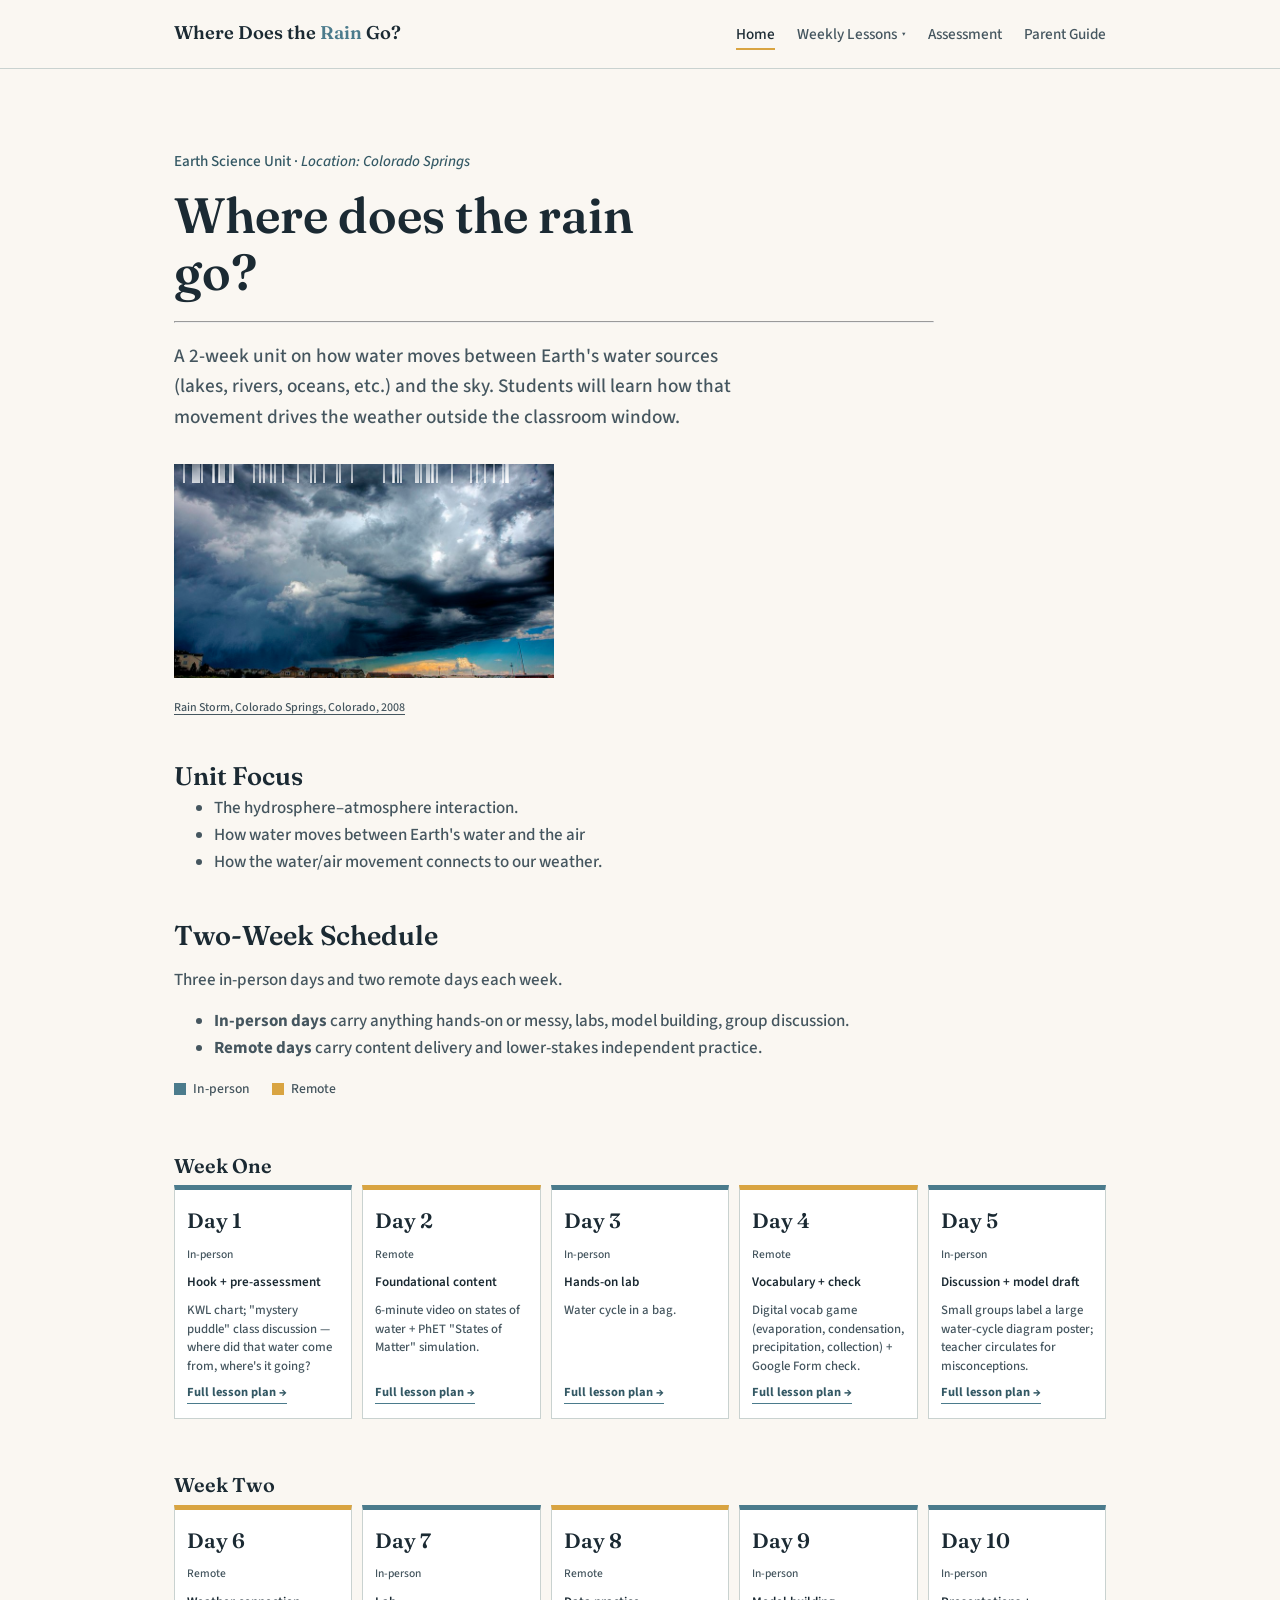
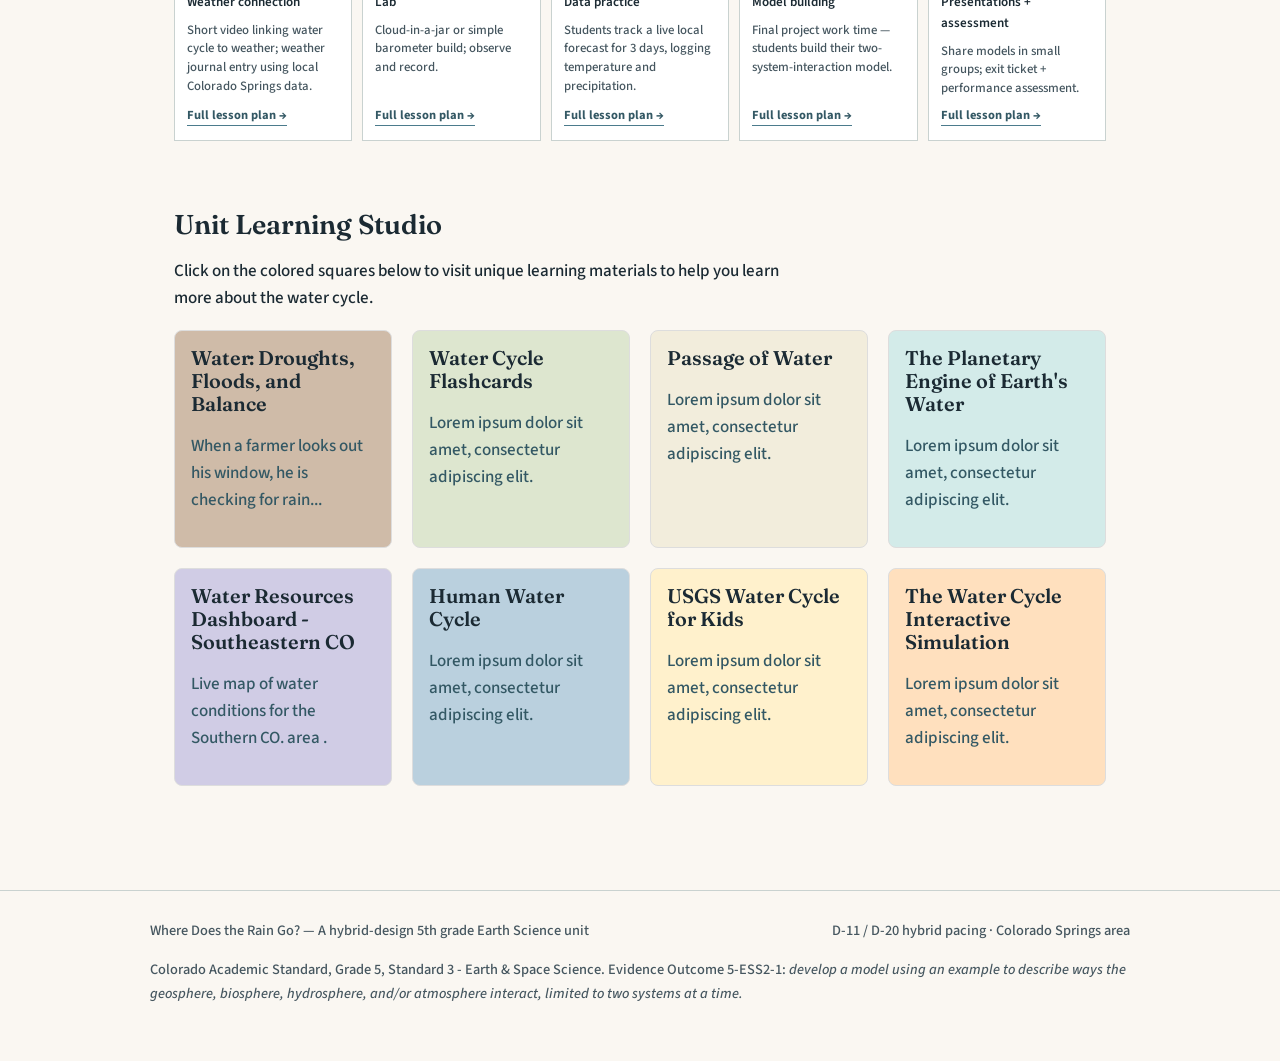
<file: index.html>
<!DOCTYPE html>
<html lang="en">
<head>
<meta charset="UTF-8">
<meta name="viewport" content="width=device-width, initial-scale=1.0">
<title>Where Does the Rain Go? · 5th Grade Earth Science Unit</title>
<meta name="description" content="A two-week hybrid 5th grade Earth science unit on the water cycle and weather, built for Colorado Springs classrooms.">
<link rel="stylesheet" href="style.css">
</head>
<body>

<header class="site-header">
  <div class="wrap">
    <a class="mark" href="index.html">Where Does the <span>Rain</span> Go?</a>
    <nav class="site-nav">
      <a href="index.html" aria-current="page">Home</a>
      <details class="nav-dropdown">
        <summary>Weekly Lessons</summary>
        <div class="dropdown-menu">
          <a href="day1-lesson.html">Day 1</a>
          <a href="day2-lesson.html">Day 2</a>
          <a href="day3-lesson.html">Day 3</a>
          <a href="day4-lesson.html">Day 4</a>
          <a href="day5-lesson.html">Day 5</a>
          <a href="day6-lesson.html">Day 6</a>
          <a href="day7-lesson.html">Day 7</a>
          <a href="day8-lesson.html">Day 8</a>
          <a href="day9-lesson.html">Day 9</a>
          <a href="day10-lesson.html">Day 10</a>
        </div>
      </details>
      <a href="assessment.html">Assessment</a>
      <a href="parent-guide.html">Parent Guide</a>
    </nav>
  </div>
</header>
<main>
  <div class="hero">
    <p class="eyebrow">Earth Science Unit · <em>Location: Colorado Springs</em></p>
    <h1>Where does the rain go?</h1><hr>
    <p class="lede">A 2-week unit on how water moves between Earth's water sources (lakes, rivers, oceans, etc.) and the sky. Students will learn how that movement drives the weather outside the classroom window.</p>
  </div>
  <div class="hero-flex">
    <div class="rain-scene" role="img" aria-label="Rain Storm Colorado Springs Colorado">
      <img src="assets/colo.jpg" alt="Rain Storm Colorado Springs Colorado">
      <div class="drops">
        <span class="drop" style="left:32.4%; animation-duration:0.93s; animation-delay:0.3s;"></span>
        <span class="drop" style="left:7.2%; animation-duration:0.78s; animation-delay:1.07s;"></span>
        <span class="drop" style="left:5.8%; animation-duration:0.62s; animation-delay:1.01s;"></span>
        <span class="drop" style="left:43.4%; animation-duration:0.65s; animation-delay:0.14s;"></span>
        <span class="drop" style="left:42.5%; animation-duration:0.66s; animation-delay:1.65s;"></span>
        <span class="drop" style="left:22.3%; animation-duration:1.07s; animation-delay:1.25s;"></span>
        <span class="drop" style="left:57.7%; animation-duration:1.09s; animation-delay:0.79s;"></span>
        <span class="drop" style="left:4.7%; animation-duration:0.74s; animation-delay:1.72s;"></span>
        <span class="drop" style="left:14.4%; animation-duration:0.75s; animation-delay:0.24s;"></span>
        <span class="drop" style="left:81.6%; animation-duration:0.89s; animation-delay:0.36s;"></span>
        <span class="drop" style="left:63.9%; animation-duration:0.87s; animation-delay:0.74s;"></span>
        <span class="drop" style="left:6.3%; animation-duration:0.7s; animation-delay:0.12s;"></span>
        <span class="drop" style="left:68.0%; animation-duration:0.76s; animation-delay:0.86s;"></span>
        <span class="drop" style="left:58.6%; animation-duration:0.75s; animation-delay:0.91s;"></span>
        <span class="drop" style="left:79.4%; animation-duration:0.72s; animation-delay:1.4s;"></span>
        <span class="drop" style="left:57.4%; animation-duration:1.04s; animation-delay:1.05s;"></span>
        <span class="drop" style="left:72.9%; animation-duration:1.09s; animation-delay:0.58s;"></span>
        <span class="drop" style="left:11.8%; animation-duration:0.98s; animation-delay:0.84s;"></span>
        <span class="drop" style="left:15.2%; animation-duration:0.62s; animation-delay:0.98s;"></span>
        <span class="drop" style="left:66.8%; animation-duration:0.89s; animation-delay:1.53s;"></span>
        <span class="drop" style="left:87.5%; animation-duration:0.95s; animation-delay:0.63s;"></span>
        <span class="drop" style="left:59.4%; animation-duration:0.83s; animation-delay:1.16s;"></span>
        <span class="drop" style="left:84.0%; animation-duration:0.84s; animation-delay:1.89s;"></span>
        <span class="drop" style="left:66.4%; animation-duration:0.95s; animation-delay:0.12s;"></span>
        <span class="drop" style="left:64.7%; animation-duration:1.01s; animation-delay:1.99s;"></span>
        <span class="drop" style="left:28.5%; animation-duration:0.93s; animation-delay:0.77s;"></span>
        <span class="drop" style="left:2.3%; animation-duration:0.68s; animation-delay:0.92s;"></span>
        <span class="drop" style="left:11.7%; animation-duration:0.98s; animation-delay:0.12s;"></span>
        <span class="drop" style="left:12.9%; animation-duration:0.8s; animation-delay:0.5s;"></span>
        <span class="drop" style="left:87.1%; animation-duration:0.82s; animation-delay:0.16s;"></span>
        <span class="drop" style="left:54.9%; animation-duration:1.01s; animation-delay:1.77s;"></span>
        <span class="drop" style="left:86.4%; animation-duration:0.81s; animation-delay:0.56s;"></span>
        <span class="drop" style="left:35.9%; animation-duration:1.08s; animation-delay:1.77s;"></span>
        <span class="drop" style="left:15.1%; animation-duration:0.72s; animation-delay:0.35s;"></span>
        <span class="drop" style="left:23.3%; animation-duration:0.89s; animation-delay:0.97s;"></span>
        <span class="drop" style="left:26.3%; animation-duration:0.81s; animation-delay:0.01s;"></span>
        <span class="drop" style="left:36.9%; animation-duration:1.08s; animation-delay:1.13s;"></span>
        <span class="drop" style="left:69.0%; animation-duration:0.91s; animation-delay:1.03s;"></span>
        <span class="drop" style="left:67.6%; animation-duration:1.05s; animation-delay:0.11s;"></span>
        <span class="drop" style="left:78.0%; animation-duration:1.0s; animation-delay:1.75s;"></span>
        <span class="drop" style="left:39.2%; animation-duration:0.65s; animation-delay:0.8s;"></span>
        <span class="drop" style="left:63.4%; animation-duration:0.63s; animation-delay:0.12s;"></span>
        <span class="drop" style="left:20.9%; animation-duration:0.77s; animation-delay:0.32s;"></span>
        <span class="drop" style="left:5.3%; animation-duration:0.68s; animation-delay:0.0s;"></span>
        <span class="drop" style="left:10.1%; animation-duration:0.61s; animation-delay:0.73s;"></span>
        <span class="drop" style="left:87.4%; animation-duration:0.67s; animation-delay:1.23s;"></span>
        <span class="drop" style="left:25.2%; animation-duration:0.78s; animation-delay:0.69s;"></span>
        <span class="drop" style="left:12.3%; animation-duration:1.1s; animation-delay:1.7s;"></span>
        <span class="drop" style="left:46.6%; animation-duration:0.64s; animation-delay:0.97s;"></span>
        <span class="drop" style="left:10.2%; animation-duration:0.73s; animation-delay:0.69s;"></span>
      </div>
    </div>
    <p class="scene-credit"><a href="https://www.flickr.com/photos/brokentaco/2781330996" target="_blank" rel="noopener">Rain Storm, Colorado Springs, Colorado, 2008</a></p>

<div class="focus-content">
  <h2>Unit Focus</h2>
  <ul class="section-lede">
    <li>The hydrosphere–atmosphere interaction.</li>
    <li>How water moves between Earth's water and the air</li>
    <li>How the water/air movement connects to our weather.</li>
  </ul>
</div>
 
  <section id="schedule">
    <h2>Two-Week Schedule</h2>
    <div class="focus-content">
  <p class="section-lede">Three in-person days and two remote days each week.</p>
  <ul class="section-lede">
    <li><strong>In-person days</strong> carry anything hands-on or messy, labs, model building, group discussion.</li>
    <li><strong>Remote days</strong> carry content delivery and lower-stakes independent practice.</li>
  </ul>
</div>
          <div class="legend">
           <span><span class="swatch in-person"></span> In-person</span>
           <span><span class="swatch remote"></span> Remote</span>
          </div>
    
    <div class="weeks">
      <div><br><br>
       <h3>Week One</h3>
        <div class="week-row">
          <div class="day-card in-person">
            <span class="day-num">Day 1</span>
            <span class="day-mode">In-person</span>
            <span class="day-focus">Hook + pre-assessment</span>
            <span class="day-activity">KWL chart; "mystery puddle" class discussion — where did that water come from, where's it going?</span>
            <a class="day-link" href="day1-lesson.html"><b>Full lesson plan →</b></a>
          </div>

          <div class="day-card remote">
            <span class="day-num">Day 2</span>
            <span class="day-mode">Remote</span>
            <span class="day-focus">Foundational content</span>
            <span class="day-activity">6-minute video on states of water + PhET "States of Matter" simulation.</span>
            <a class="day-link" href="day2-lesson.html"><b>Full lesson plan →</b></a>
          </div>

          <div class="day-card in-person">
            <span class="day-num">Day 3</span>
            <span class="day-mode">In-person</span>
            <span class="day-focus">Hands-on lab</span>
            <span class="day-activity">Water cycle in a bag.</span>
            <a class="day-link" href="day3-lesson.html"><b>Full lesson plan →</b></a>
          </div>

          <div class="day-card remote">
            <span class="day-num">Day 4</span>
            <span class="day-mode">Remote</span>
            <span class="day-focus">Vocabulary + check</span>
            <span class="day-activity">Digital vocab game (evaporation, condensation, precipitation, collection) + Google Form check.</span>
            <a class="day-link" href="day4-lesson.html"><b>Full lesson plan →</b></a>
          </div>

          <div class="day-card in-person">
            <span class="day-num">Day 5</span>
            <span class="day-mode">In-person</span>
            <span class="day-focus">Discussion + model draft</span>
            <span class="day-activity">Small groups label a large water-cycle diagram poster; teacher circulates for misconceptions.</span>
            <a class="day-link" href="day5-lesson.html"><b>Full lesson plan →</b></a>
          </div>
        </div>
      </div>

      <div><br>
       <h3>Week Two</h3>
        <div class="week-row">
          <div class="day-card remote">
            <span class="day-num">Day 6</span>
            <span class="day-mode">Remote</span>
            <span class="day-focus">Weather connection</span>
            <span class="day-activity">Short video linking water cycle to weather; weather journal entry using local Colorado Springs data.</span>
            <a class="day-link" href="day6-lesson.html"><b>Full lesson plan →</b></a>
          </div>

          <div class="day-card in-person">
            <span class="day-num">Day 7</span>
            <span class="day-mode">In-person</span>
            <span class="day-focus">Lab</span>
            <span class="day-activity">Cloud-in-a-jar or simple barometer build; observe and record.</span>
            <a class="day-link" href="day7-lesson.html"><b>Full lesson plan →</b></a>
          </div>

          <div class="day-card remote">
            <span class="day-num">Day 8</span>
            <span class="day-mode">Remote</span>
            <span class="day-focus">Data practice</span>
            <span class="day-activity">Students track a live local forecast for 3 days, logging temperature and precipitation.</span>
            <a class="day-link" href="day8-lesson.html"><b>Full lesson plan →</b></a>
          </div>

          <div class="day-card in-person">
            <span class="day-num">Day 9</span>
            <span class="day-mode">In-person</span>
            <span class="day-focus">Model building</span>
            <span class="day-activity">Final project work time — students build their two-system-interaction model.</span>
            <a class="day-link" href="day9-lesson.html"><b>Full lesson plan →</b></a>
          </div>

          <div class="day-card in-person">
            <span class="day-num">Day 10</span>
            <span class="day-mode">In-person</span>
            <span class="day-focus">Presentations + assessment</span>
            <span class="day-activity">Share models in small groups; exit ticket + performance assessment.</span>
            <a class="day-link" href="day10-lesson.html"><b>Full lesson plan →</b></a>
          </div>
        </div>
      </div>
    </div>
  </section>
  <section>
  <h2>Unit Learning Studio</h2>
  <p>Click on the colored squares below to visit unique learning materials to help you learn more about the water cycle.</p>
  <div class="card-grid" style="margin-top:18px;">  
    <a class="card" href="https://artsandculture.google.com/story/xQWBUJYaNHGDDA" target="_blank" rel="noopener" style="text-decoration:none; background:#CFBBA8;">
      <h3>Water: Droughts, Floods, and Balance</h3>
      <p>When a farmer looks out his window, he is checking for rain...</p>
    </a>
    <a class="card" href="https://notebooklm.link.google/dUeSIVWXXrp4" target="_blank" rel="noopener" style="text-decoration:none; background:#DDE6CF;">
      <h3>Water Cycle Flashcards</h3>
      <p>Lorem ipsum dolor sit amet, consectetur adipiscing elit.</p>
    </a>
    <a class="card" href="https://artsandculture.google.com/experiment/passage-of-water/dAElpEyEjuE9XQ?hl=en" target="_blank" rel="noopener" style="text-decoration:none; background:#F2EDDC;">
      <h3>Passage of Water</h3>
      <p>Lorem ipsum dolor sit amet, consectetur adipiscing elit.</p>
    </a>
    <a class="card" href="https://notebooklm.link.google/iQnkqJPyMonR" target="_blank" rel="noopener" style="text-decoration:none; background:#D3EBE9;">
     <h3>The Planetary Engine of Earth's Water</h3>
     <p>Lorem ipsum dolor sit amet, consectetur adipiscing elit.</p>
    </a>
    <a class="card" href="https://water.usgs.gov/edu/watercycle-kids-beg.html" target="_blank" rel="noopener" style="text-decoration:none; background:#D0CCE5;">
      <h3>Water Resources Dashboard - Southeastern CO</h3>
      <p>Live map of water conditions for the Southern CO. area .</p>
    </a>
        <a class="card" href="https://www.teachengineering.org/lessons/cub_humanwatercycle_lesson01" target="_blank" rel="noopener" style="text-decoration:none; background:#BAD0DE;">
      <h3>Human Water Cycle</h3>
      <p>Lorem ipsum dolor sit amet, consectetur adipiscing elit.</p>
    </a>
        <a class="card" href="https://water.usgs.gov/edu/watercycle-kids-beg.html" target="_blank" rel="noopener" style="text-decoration:none; background:#FFF1CC;">
      <h3>USGS Water Cycle for Kids</h3>
      <p>Lorem ipsum dolor sit amet, consectetur adipiscing elit.</p>
    </a>
        <a class="card" href="https://kiwibee.io/en/simulations/the-water-cycle-simulation" target="_blank" rel="noopener" style="text-decoration:none; background:#FFE0BE;">
      <h3>The Water Cycle Interactive Simulation</h3>
      <p>Lorem ipsum dolor sit amet, consectetur adipiscing elit.</p>
    </a>
  </div>
</section>
</main>
<footer class="site-footer">
  <div class="wrap">
    <span>Where Does the Rain Go? — A hybrid-design 5th grade Earth Science unit</span>
    <span>D-11 / D-20 hybrid pacing · Colorado Springs area</span>
    <span>Colorado Academic Standard, Grade 5, Standard 3 - Earth & Space Science. Evidence Outcome 5-ESS2-1: <i>develop a model using an example to describe ways the geosphere, biosphere, hydrosphere, and/or atmosphere interact, limited to two systems at a time.</span>
  </div>
</footer>
</body>
</html>
</file>
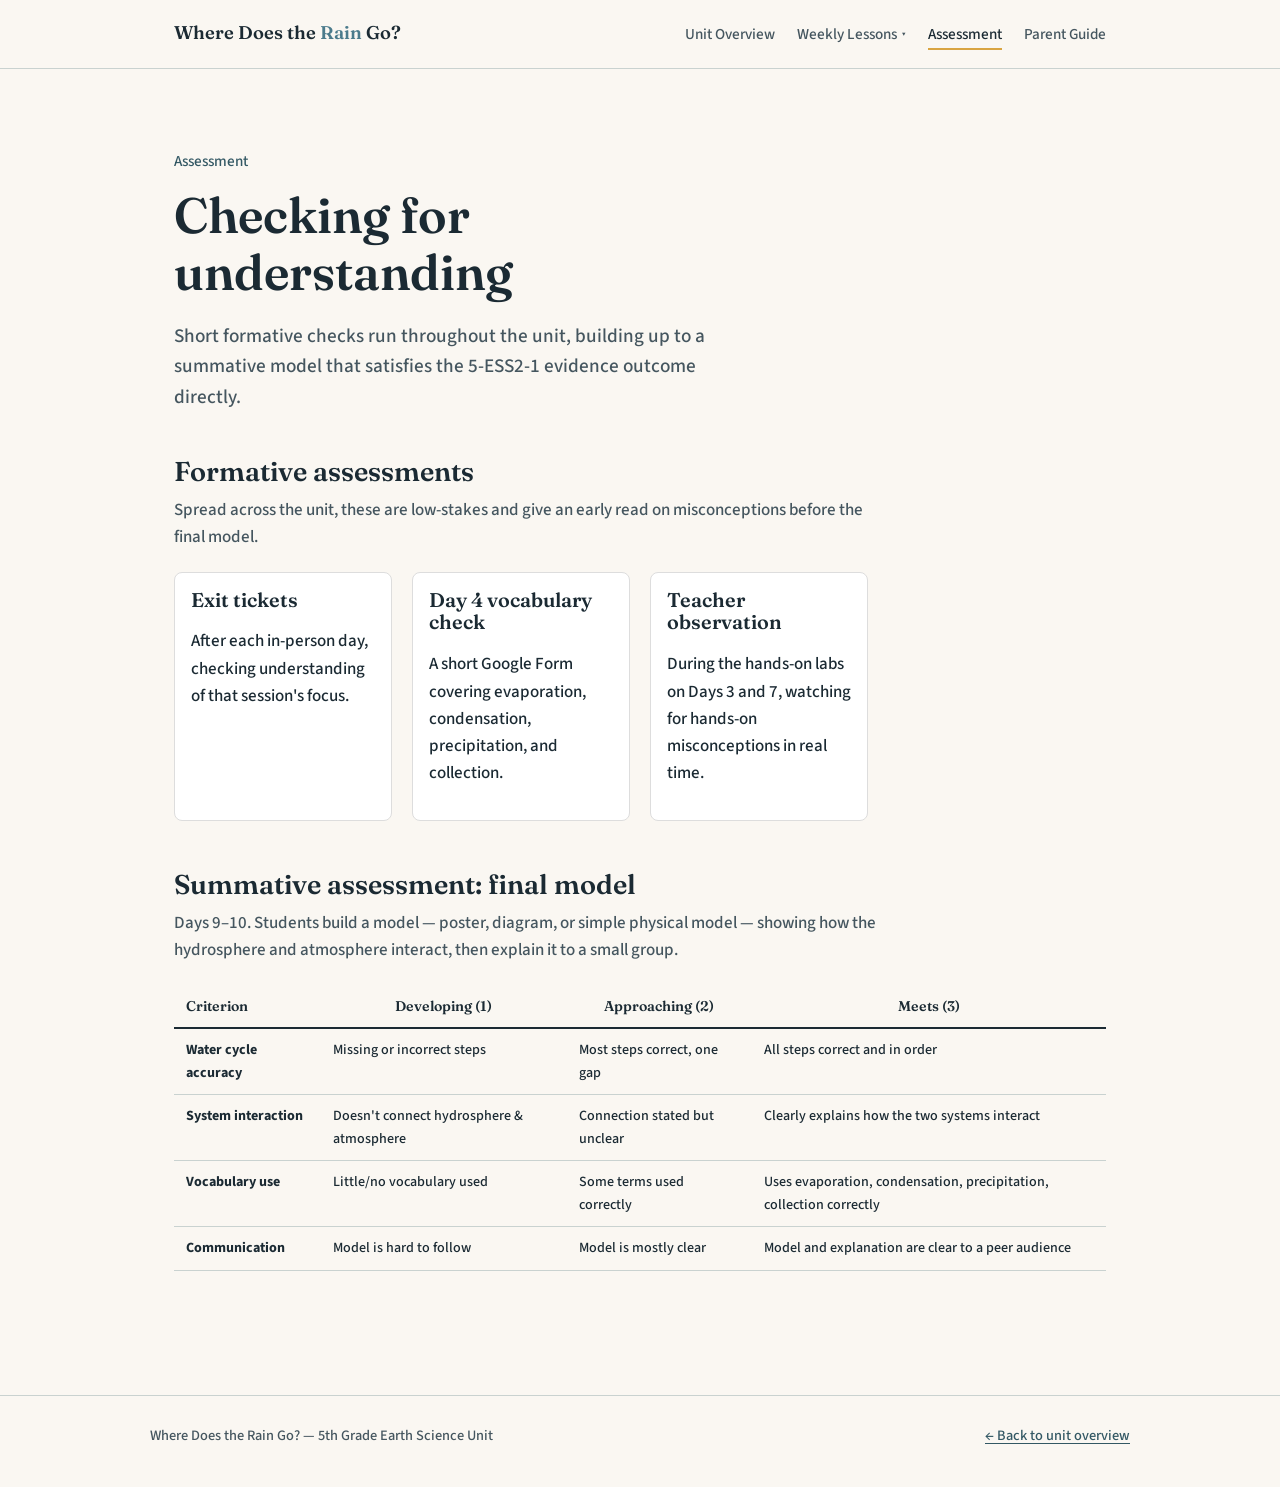
<file: assessment.html>
<!DOCTYPE html>
<html lang="en">
<head>
<meta charset="UTF-8">
<meta name="viewport" content="width=device-width, initial-scale=1.0">
<title>Assessment · Where Does the Rain Go?</title>
<link rel="stylesheet" href="style.css">
</head>
<body>

<header class="site-header">
  <div class="wrap">
    <a class="mark" href="index.html">Where Does the <span>Rain</span> Go?</a>
    <nav class="site-nav">
      <a href="index.html">Unit Overview</a>
      <details class="nav-dropdown">
        <summary>Weekly Lessons</summary>
        <div class="dropdown-menu">
          <a href="day1-lesson.html">Day 1</a>
          <a href="day2-lesson.html">Day 2</a>
          <a href="day3-lesson.html">Day 3</a>
          <a href="day4-lesson.html">Day 4</a>
          <a href="day5-lesson.html">Day 5</a>
          <a href="day6-lesson.html">Day 6</a>
          <a href="day7-lesson.html">Day 7</a>
          <a href="day8-lesson.html">Day 8</a>
          <a href="day9-lesson.html">Day 9</a>
          <a href="day10-lesson.html">Day 10</a>
        </div>
      </details>
      <a href="assessment.html" aria-current="page">Assessment</a>
      <a href="parent-guide.html">Parent Guide</a>
    </nav>
  </div>
</header>

<main>

  <div class="hero" style="padding-bottom:0;">
    <p class="eyebrow">Assessment</p>
    <h1>Checking for understanding</h1>
    <p class="lede">Short formative checks run throughout the unit, building up to a summative model that satisfies the 5-ESS2-1 evidence outcome directly.</p>
  </div>

  <section id="formative">
    <h2>Formative assessments</h2>
    <p class="section-lede">Spread across the unit, these are low-stakes and give an early read on misconceptions before the final model.</p>
    <div class="card-grid">
      <div class="card">
        <h3>Exit tickets</h3>
        <p>After each in-person day, checking understanding of that session's focus.</p>
      </div>
      <div class="card">
        <h3>Day 4 vocabulary check</h3>
        <p>A short Google Form covering evaporation, condensation, precipitation, and collection.</p>
      </div>
      <div class="card">
        <h3>Teacher observation</h3>
        <p>During the hands-on labs on Days 3 and 7, watching for hands-on misconceptions in real time.</p>
      </div>
    </div>
  </section>

  <section id="summative">
    <h2>Summative assessment: final model</h2>
    <p class="section-lede">Days 9–10. Students build a model — poster, diagram, or simple physical model — showing how the hydrosphere and atmosphere interact, then explain it to a small group.</p>

    <table class="rubric-table">
      <thead>
        <tr>
          <th>Criterion</th>
          <th class="score">Developing (1)</th>
          <th class="score">Approaching (2)</th>
          <th class="score">Meets (3)</th>
        </tr>
      </thead>
      <tbody>
        <tr>
          <td><strong>Water cycle accuracy</strong></td>
          <td class="score-cell">Missing or incorrect steps</td>
          <td class="score-cell">Most steps correct, one gap</td>
          <td class="score-cell">All steps correct and in order</td>
        </tr>
        <tr>
          <td><strong>System interaction</strong></td>
          <td class="score-cell">Doesn't connect hydrosphere &amp; atmosphere</td>
          <td class="score-cell">Connection stated but unclear</td>
          <td class="score-cell">Clearly explains how the two systems interact</td>
        </tr>
        <tr>
          <td><strong>Vocabulary use</strong></td>
          <td class="score-cell">Little/no vocabulary used</td>
          <td class="score-cell">Some terms used correctly</td>
          <td class="score-cell">Uses evaporation, condensation, precipitation, collection correctly</td>
        </tr>
        <tr>
          <td><strong>Communication</strong></td>
          <td class="score-cell">Model is hard to follow</td>
          <td class="score-cell">Model is mostly clear</td>
          <td class="score-cell">Model and explanation are clear to a peer audience</td>
        </tr>
      </tbody>
    </table>
  </section>

</main>

<footer class="site-footer">
  <div class="wrap">
    <span>Where Does the Rain Go? — 5th Grade Earth Science Unit</span>
    <a href="index.html">← Back to unit overview</a>
  </div>
</footer>

</body>
</html>
</file>
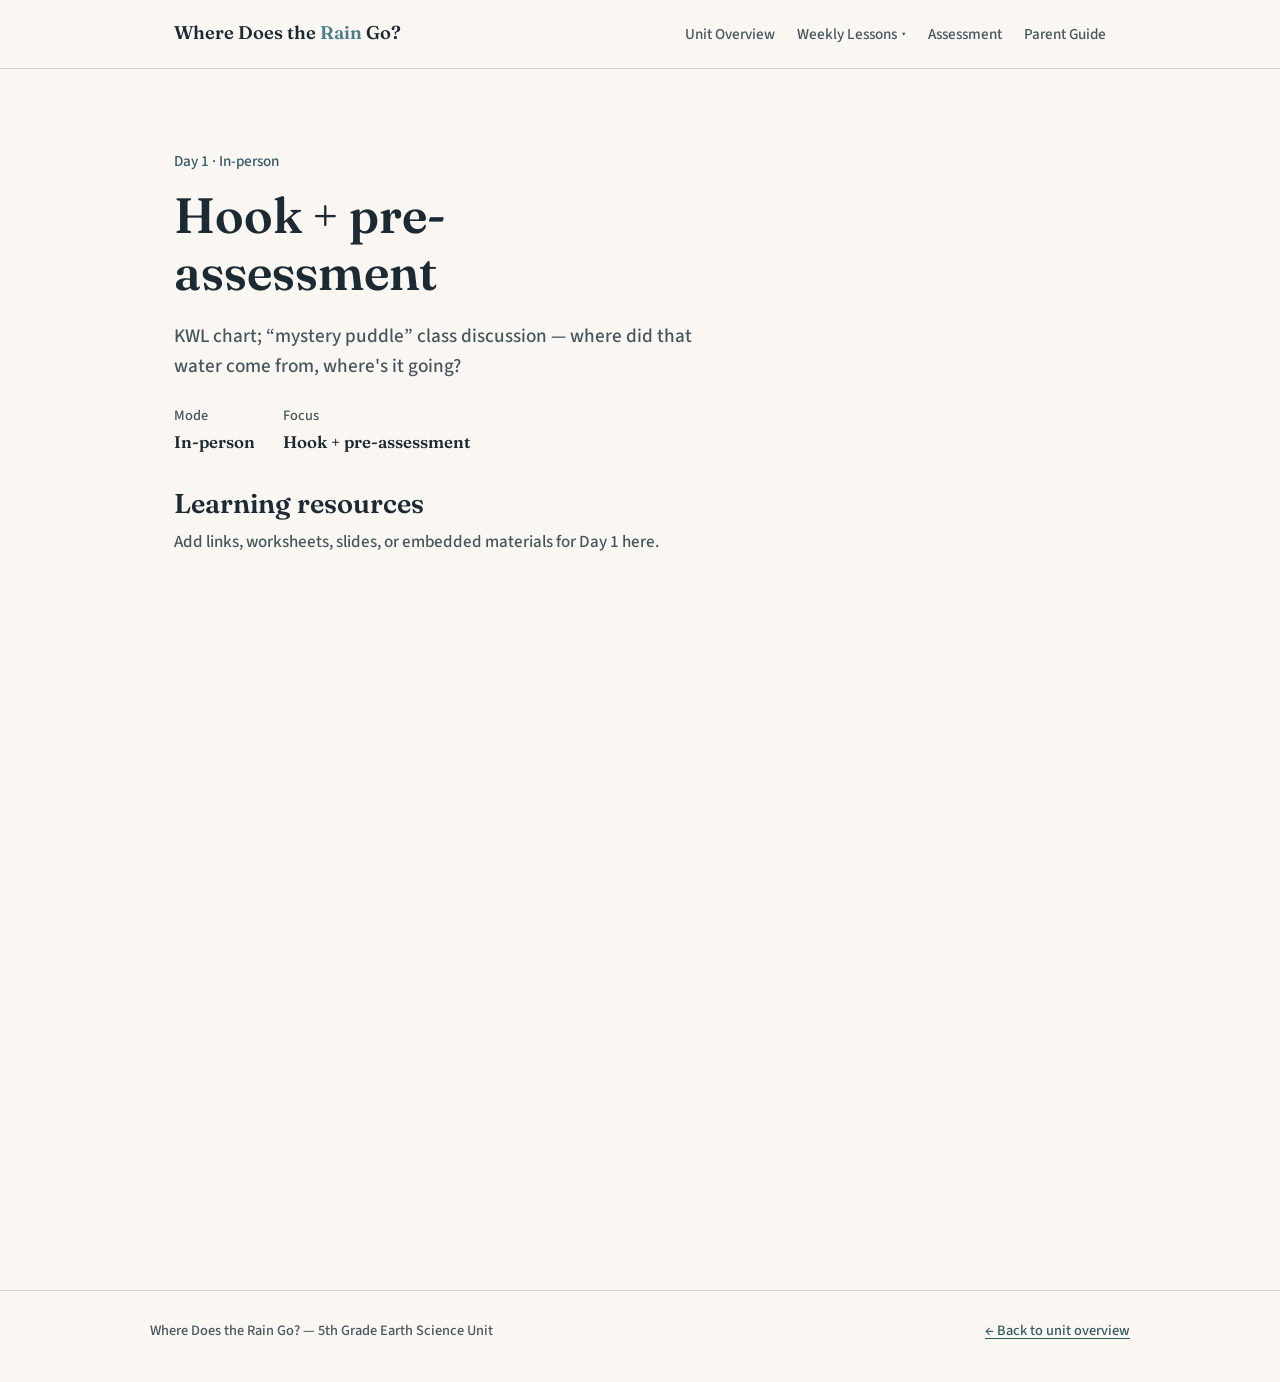
<file: day1-lesson.html>
<!DOCTYPE html>
<html lang="en">
<head>
<meta charset="UTF-8">
<meta name="viewport" content="width=device-width, initial-scale=1.0">
<title>Day 1 · Where Does the Rain Go?</title>
<link rel="stylesheet" href="style.css">
</head>
<body>

<header class="site-header">
  <div class="wrap">
    <a class="mark" href="index.html">Where Does the <span>Rain</span> Go?</a>
    <nav class="site-nav">
      <a href="index.html">Unit Overview</a>
      <details class="nav-dropdown">
        <summary>Weekly Lessons</summary>
        <div class="dropdown-menu">
          <a href="day1-lesson.html" aria-current="page">Day 1</a>
          <a href="day2-lesson.html">Day 2</a>
          <a href="day3-lesson.html">Day 3</a>
          <a href="day4-lesson.html">Day 4</a>
          <a href="day5-lesson.html">Day 5</a>
          <a href="day6-lesson.html">Day 6</a>
          <a href="day7-lesson.html">Day 7</a>
          <a href="day8-lesson.html">Day 8</a>
          <a href="day9-lesson.html">Day 9</a>
          <a href="day10-lesson.html">Day 10</a>
        </div>
      </details>
      <a href="assessment.html">Assessment</a>
      <a href="parent-guide.html">Parent Guide</a>
    </nav>
  </div>
</header>

<main>

  <div class="hero" style="padding-bottom:0;">
    <p class="eyebrow">Day 1 · In-person</p>
    <h1>Hook + pre-assessment</h1>
    <p class="lede">KWL chart; “mystery puddle” class discussion — where did that water come from, where's it going?</p>
  </div>

  <div class="meta-row">
    <div><span class="k">Mode</span><span class="v">In-person</span></div>
    <div><span class="k">Focus</span><span class="v">Hook + pre-assessment</span></div>
  </div>

  <section id="resources">
    <h2>Learning resources</h2>
    <p class="section-lede">Add links, worksheets, slides, or embedded materials for Day 1 here.</p>
    <iframe src="https://water.usgs.gov/vizlab/water-cycle" width="100%" height="600" style="border:none;"></iframe>

    <!--
      Drop resources in below, for example:

      <div class="card-grid">
        <a class="card" href="https://example.com" target="_blank" rel="noopener" style="text-decoration:none;">
          <img class="thumb" src="assets/your-image.jpg" alt="Describe the image">
          <h3>Resource name</h3>
          <p>Short description of what this resource is and how it's used in class.</p>
        </a>
      </div>

      The .thumb class auto-crops any image to a consistent 4:3 size,
      so images of any original size or shape will line up neatly.
    -->

  </section>

</main>

<footer class="site-footer">
  <div class="wrap">
    <span>Where Does the Rain Go? — 5th Grade Earth Science Unit</span>
    <a href="index.html">← Back to unit overview</a>
  </div>
</footer>

</body>
</html>
</file>
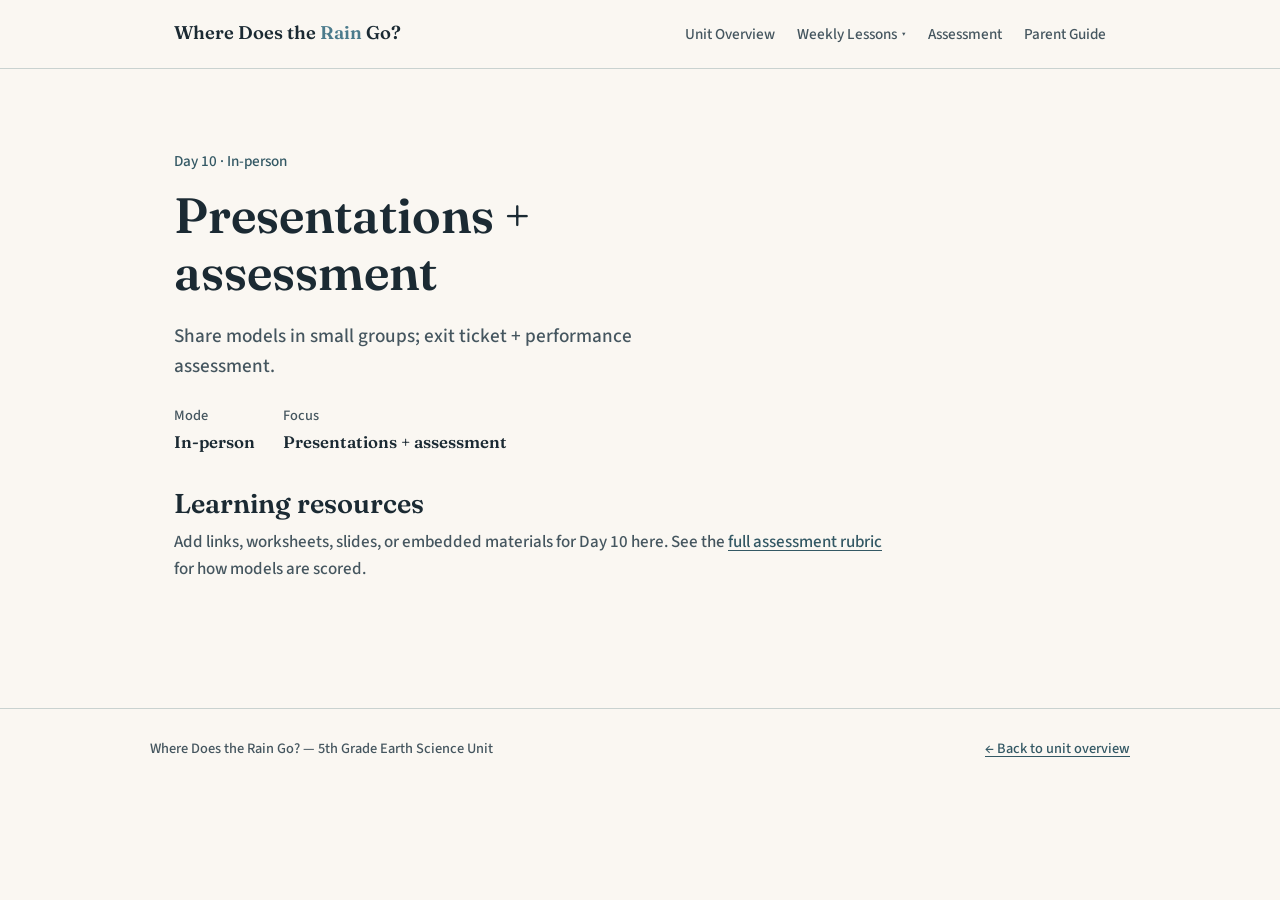
<file: day10-lesson.html>
<!DOCTYPE html>
<html lang="en">
<head>
<meta charset="UTF-8">
<meta name="viewport" content="width=device-width, initial-scale=1.0">
<title>Day 10 · Where Does the Rain Go?</title>
<link rel="stylesheet" href="style.css">
</head>
<body>

<header class="site-header">
  <div class="wrap">
    <a class="mark" href="index.html">Where Does the <span>Rain</span> Go?</a>
    <nav class="site-nav">
      <a href="index.html">Unit Overview</a>
      <details class="nav-dropdown">
        <summary>Weekly Lessons</summary>
        <div class="dropdown-menu">
          <a href="day1-lesson.html">Day 1</a>
          <a href="day2-lesson.html">Day 2</a>
          <a href="day3-lesson.html">Day 3</a>
          <a href="day4-lesson.html">Day 4</a>
          <a href="day5-lesson.html">Day 5</a>
          <a href="day6-lesson.html">Day 6</a>
          <a href="day7-lesson.html">Day 7</a>
          <a href="day8-lesson.html">Day 8</a>
          <a href="day9-lesson.html">Day 9</a>
          <a href="day10-lesson.html" aria-current="page">Day 10</a>
        </div>
      </details>
      <a href="assessment.html">Assessment</a>
      <a href="parent-guide.html">Parent Guide</a>
    </nav>
  </div>
</header>

<main>

  <div class="hero" style="padding-bottom:0;">
    <p class="eyebrow">Day 10 · In-person</p>
    <h1>Presentations + assessment</h1>
    <p class="lede">Share models in small groups; exit ticket + performance assessment.</p>
  </div>

  <div class="meta-row">
    <div><span class="k">Mode</span><span class="v">In-person</span></div>
    <div><span class="k">Focus</span><span class="v">Presentations + assessment</span></div>
  </div>

  <section id="resources">
    <h2>Learning resources</h2>
    <p class="section-lede">Add links, worksheets, slides, or embedded materials for Day 10 here. See the <a href="assessment.html">full assessment rubric</a> for how models are scored.</p>

    <!--
      Drop resources in below, for example:

      <div class="card-grid">
        <a class="card" href="https://example.com" target="_blank" rel="noopener" style="text-decoration:none;">
          <img class="thumb" src="assets/your-image.jpg" alt="Describe the image">
          <h3>Resource name</h3>
          <p>Short description of what this resource is and how it's used in class.</p>
        </a>
      </div>

      The .thumb class auto-crops any image to a consistent 4:3 size,
      so images of any original size or shape will line up neatly.
    -->

  </section>

</main>

<footer class="site-footer">
  <div class="wrap">
    <span>Where Does the Rain Go? — 5th Grade Earth Science Unit</span>
    <a href="index.html">← Back to unit overview</a>
  </div>
</footer>

</body>
</html>
</file>
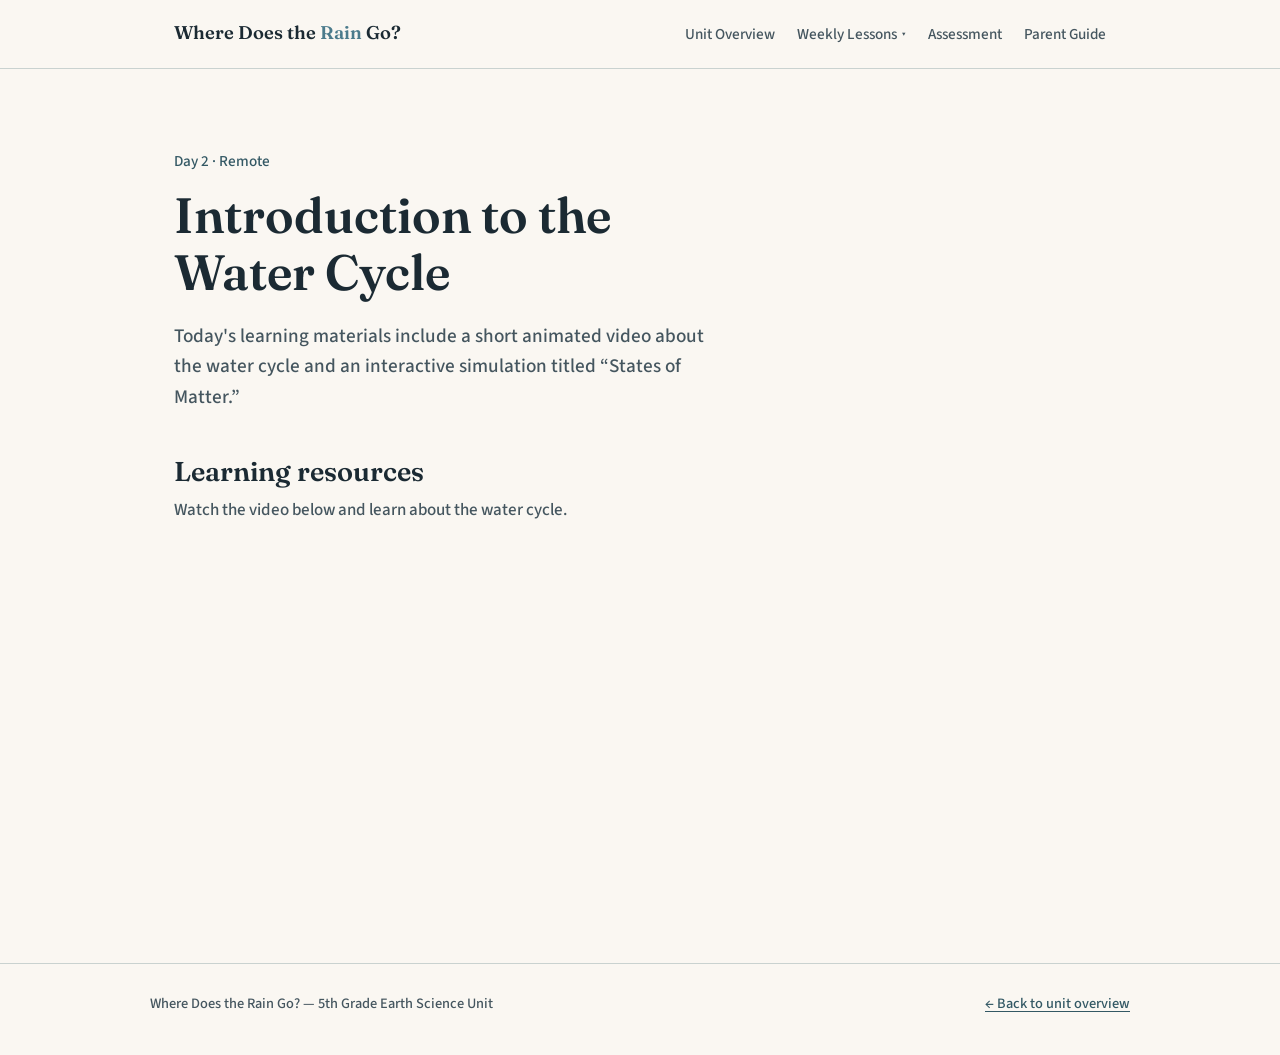
<file: day2-lesson.html>
<!DOCTYPE html>
<html lang="en">
<head>
<meta charset="UTF-8">
<meta name="viewport" content="width=device-width, initial-scale=1.0">
<title>Day 2 · Where Does the Rain Go?</title>
<link rel="stylesheet" href="style.css">
</head>
<body>

<header class="site-header">
  <div class="wrap">
    <a class="mark" href="index.html">Where Does the <span>Rain</span> Go?</a>
    <nav class="site-nav">
      <a href="index.html">Unit Overview</a>
      <details class="nav-dropdown">
        <summary>Weekly Lessons</summary>
        <div class="dropdown-menu">
          <a href="day1-lesson.html">Day 1</a>
          <a href="day2-lesson.html" aria-current="page">Day 2</a>
          <a href="day3-lesson.html">Day 3</a>
          <a href="day4-lesson.html">Day 4</a>
          <a href="day5-lesson.html">Day 5</a>
          <a href="day6-lesson.html">Day 6</a>
          <a href="day7-lesson.html">Day 7</a>
          <a href="day8-lesson.html">Day 8</a>
          <a href="day9-lesson.html">Day 9</a>
          <a href="day10-lesson.html">Day 10</a>
        </div>
      </details>
      <a href="assessment.html">Assessment</a>
      <a href="parent-guide.html">Parent Guide</a>
    </nav>
  </div>
</header>

<main>

  <div class="hero" style="padding-bottom:0;">
    <p class="eyebrow">Day 2 · Remote</p>
    <h1>Introduction to the Water Cycle</h1>
    <p class="lede">Today's learning materials include a short animated video about the water cycle and an interactive simulation titled “States of Matter.”</p>
  </div>
  <section id="resources">
    <h2>Learning resources</h2>
    <p class="section-lede">Watch the video below and learn about the water cycle.</p>
       <div class="video-embed">
       <iframe width="560" height="315" src="https://www.youtube.com/embed/LkGvA0WZS5o?si=YdZmG4DQlsOOw6GL" title="YouTube video player" frameborder="0" allow="accelerometer; autoplay; clipboard-write; encrypted-media; gyroscope; picture-in-picture; web-share" referrerpolicy="strict-origin-when-cross-origin" allowfullscreen></iframe>
       </div>

    <!--
      Drop resources in below, for example:

      <div class="card-grid">
        <a class="card" href="https://example.com" target="_blank" rel="noopener" style="text-decoration:none;">
          <img class="thumb" src="assets/your-image.jpg" alt="Describe the image">
          <h3>Resource name</h3>
          <p>Short description of what this resource is and how it's used in class.</p>
        </a>
      </div>

      The .thumb class auto-crops any image to a consistent 4:3 size,
      so images of any original size or shape will line up neatly.
    -->

  </section>

</main>

<footer class="site-footer">
  <div class="wrap">
    <span>Where Does the Rain Go? — 5th Grade Earth Science Unit</span>
    <a href="index.html">← Back to unit overview</a>
  </div>
</footer>

</body>
</html>
</file>
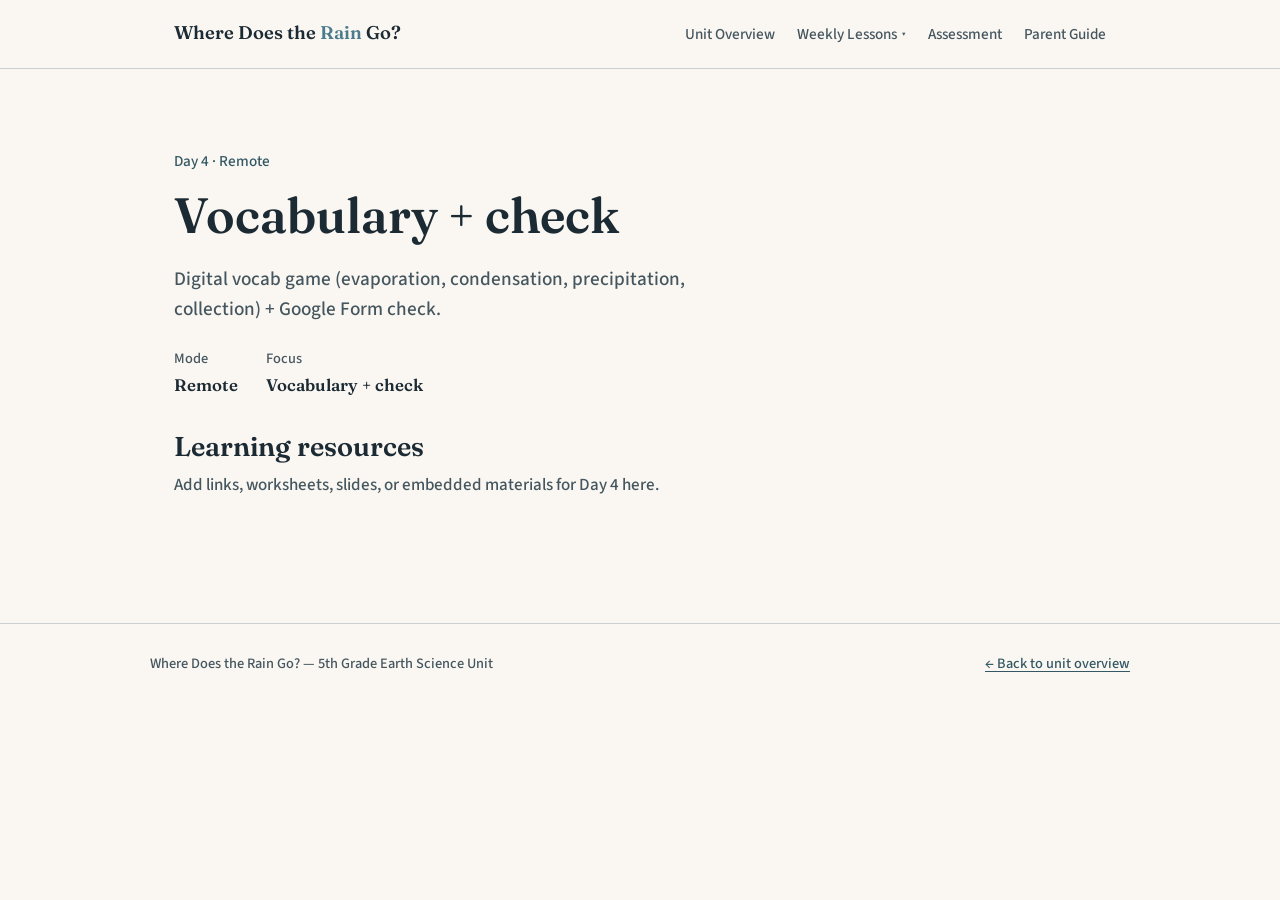
<file: day4-lesson.html>
<!DOCTYPE html>
<html lang="en">
<head>
<meta charset="UTF-8">
<meta name="viewport" content="width=device-width, initial-scale=1.0">
<title>Day 4 · Where Does the Rain Go?</title>
<link rel="stylesheet" href="style.css">
</head>
<body>

<header class="site-header">
  <div class="wrap">
    <a class="mark" href="index.html">Where Does the <span>Rain</span> Go?</a>
    <nav class="site-nav">
      <a href="index.html">Unit Overview</a>
      <details class="nav-dropdown">
        <summary>Weekly Lessons</summary>
        <div class="dropdown-menu">
          <a href="day1-lesson.html">Day 1</a>
          <a href="day2-lesson.html">Day 2</a>
          <a href="day3-lesson.html">Day 3</a>
          <a href="day4-lesson.html" aria-current="page">Day 4</a>
          <a href="day5-lesson.html">Day 5</a>
          <a href="day6-lesson.html">Day 6</a>
          <a href="day7-lesson.html">Day 7</a>
          <a href="day8-lesson.html">Day 8</a>
          <a href="day9-lesson.html">Day 9</a>
          <a href="day10-lesson.html">Day 10</a>
        </div>
      </details>
      <a href="assessment.html">Assessment</a>
      <a href="parent-guide.html">Parent Guide</a>
    </nav>
  </div>
</header>

<main>

  <div class="hero" style="padding-bottom:0;">
    <p class="eyebrow">Day 4 · Remote</p>
    <h1>Vocabulary + check</h1>
    <p class="lede">Digital vocab game (evaporation, condensation, precipitation, collection) + Google Form check.</p>
  </div>

  <div class="meta-row">
    <div><span class="k">Mode</span><span class="v">Remote</span></div>
    <div><span class="k">Focus</span><span class="v">Vocabulary + check</span></div>
  </div>

  <section id="resources">
    <h2>Learning resources</h2>
    <p class="section-lede">Add links, worksheets, slides, or embedded materials for Day 4 here.</p>

    <!--
      Drop resources in below, for example:

      <div class="card-grid">
        <a class="card" href="https://example.com" target="_blank" rel="noopener" style="text-decoration:none;">
          <img class="thumb" src="assets/your-image.jpg" alt="Describe the image">
          <h3>Resource name</h3>
          <p>Short description of what this resource is and how it's used in class.</p>
        </a>
      </div>

      The .thumb class auto-crops any image to a consistent 4:3 size,
      so images of any original size or shape will line up neatly.
    -->

  </section>

</main>

<footer class="site-footer">
  <div class="wrap">
    <span>Where Does the Rain Go? — 5th Grade Earth Science Unit</span>
    <a href="index.html">← Back to unit overview</a>
  </div>
</footer>

</body>
</html>
</file>
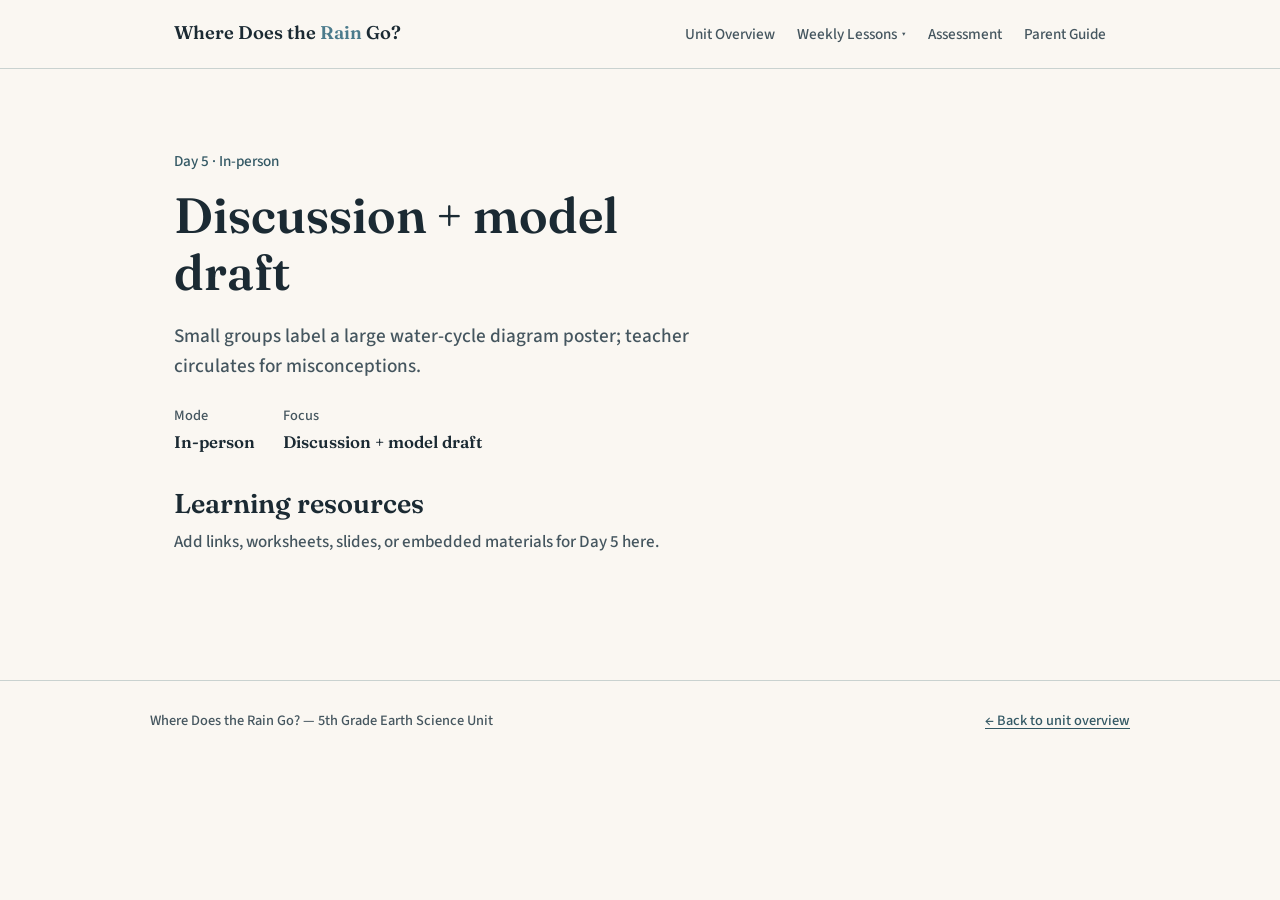
<file: day5-lesson.html>
<!DOCTYPE html>
<html lang="en">
<head>
<meta charset="UTF-8">
<meta name="viewport" content="width=device-width, initial-scale=1.0">
<title>Day 5 · Where Does the Rain Go?</title>
<link rel="stylesheet" href="style.css">
</head>
<body>

<header class="site-header">
  <div class="wrap">
    <a class="mark" href="index.html">Where Does the <span>Rain</span> Go?</a>
    <nav class="site-nav">
      <a href="index.html">Unit Overview</a>
      <details class="nav-dropdown">
        <summary>Weekly Lessons</summary>
        <div class="dropdown-menu">
          <a href="day1-lesson.html">Day 1</a>
          <a href="day2-lesson.html">Day 2</a>
          <a href="day3-lesson.html">Day 3</a>
          <a href="day4-lesson.html">Day 4</a>
          <a href="day5-lesson.html" aria-current="page">Day 5</a>
          <a href="day6-lesson.html">Day 6</a>
          <a href="day7-lesson.html">Day 7</a>
          <a href="day8-lesson.html">Day 8</a>
          <a href="day9-lesson.html">Day 9</a>
          <a href="day10-lesson.html">Day 10</a>
        </div>
      </details>
      <a href="assessment.html">Assessment</a>
      <a href="parent-guide.html">Parent Guide</a>
    </nav>
  </div>
</header>

<main>

  <div class="hero" style="padding-bottom:0;">
    <p class="eyebrow">Day 5 · In-person</p>
    <h1>Discussion + model draft</h1>
    <p class="lede">Small groups label a large water-cycle diagram poster; teacher circulates for misconceptions.</p>
  </div>

  <div class="meta-row">
    <div><span class="k">Mode</span><span class="v">In-person</span></div>
    <div><span class="k">Focus</span><span class="v">Discussion + model draft</span></div>
  </div>

  <section id="resources">
    <h2>Learning resources</h2>
    <p class="section-lede">Add links, worksheets, slides, or embedded materials for Day 5 here.</p>

    <!--
      Drop resources in below, for example:

      <div class="card-grid">
        <a class="card" href="https://example.com" target="_blank" rel="noopener" style="text-decoration:none;">
          <img class="thumb" src="assets/your-image.jpg" alt="Describe the image">
          <h3>Resource name</h3>
          <p>Short description of what this resource is and how it's used in class.</p>
        </a>
      </div>

      The .thumb class auto-crops any image to a consistent 4:3 size,
      so images of any original size or shape will line up neatly.
    -->

  </section>

</main>

<footer class="site-footer">
  <div class="wrap">
    <span>Where Does the Rain Go? — 5th Grade Earth Science Unit</span>
    <a href="index.html">← Back to unit overview</a>
  </div>
</footer>

</body>
</html>
</file>
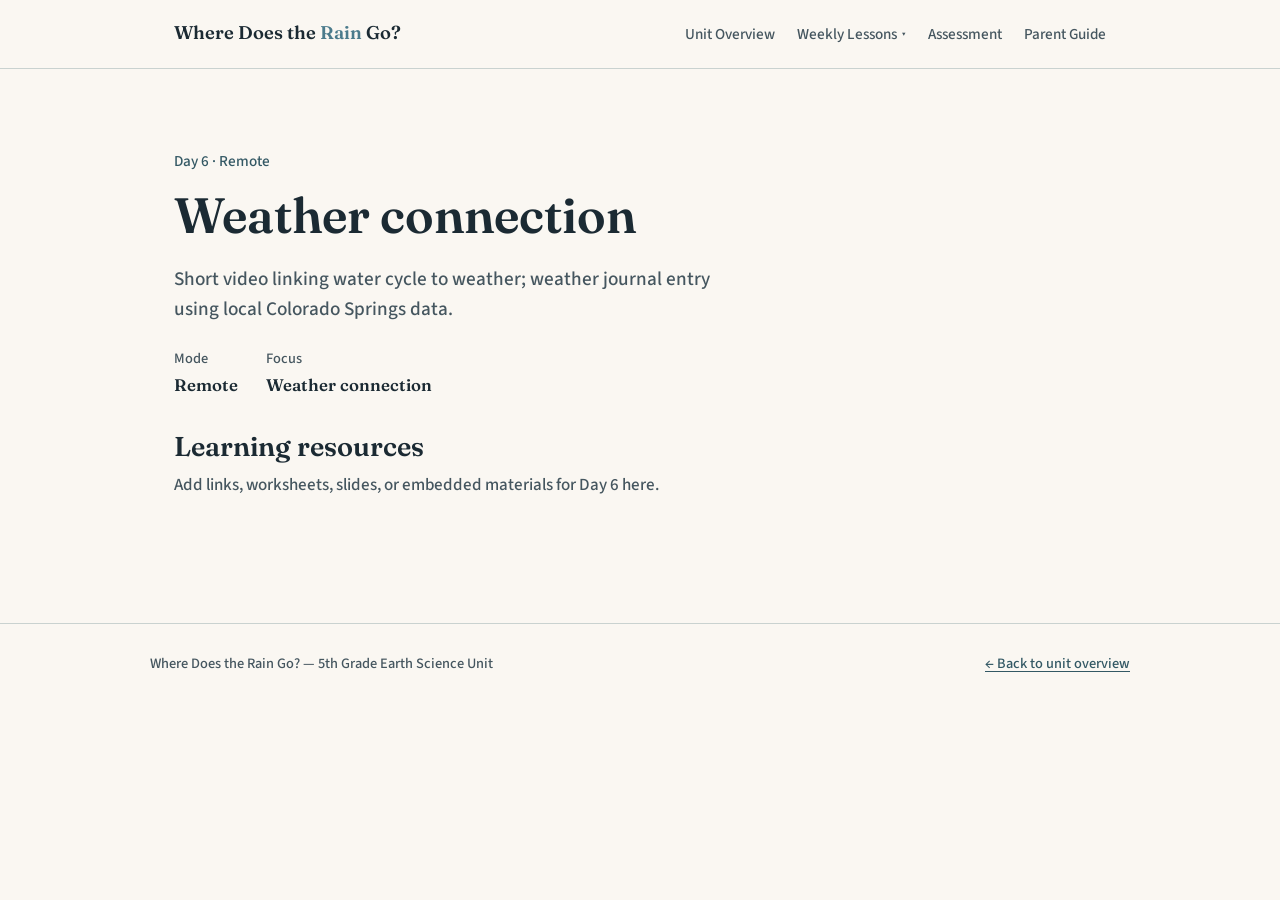
<file: day6-lesson.html>
<!DOCTYPE html>
<html lang="en">
<head>
<meta charset="UTF-8">
<meta name="viewport" content="width=device-width, initial-scale=1.0">
<title>Day 6 · Where Does the Rain Go?</title>
<link rel="stylesheet" href="style.css">
</head>
<body>

<header class="site-header">
  <div class="wrap">
    <a class="mark" href="index.html">Where Does the <span>Rain</span> Go?</a>
    <nav class="site-nav">
      <a href="index.html">Unit Overview</a>
      <details class="nav-dropdown">
        <summary>Weekly Lessons</summary>
        <div class="dropdown-menu">
          <a href="day1-lesson.html">Day 1</a>
          <a href="day2-lesson.html">Day 2</a>
          <a href="day3-lesson.html">Day 3</a>
          <a href="day4-lesson.html">Day 4</a>
          <a href="day5-lesson.html">Day 5</a>
          <a href="day6-lesson.html" aria-current="page">Day 6</a>
          <a href="day7-lesson.html">Day 7</a>
          <a href="day8-lesson.html">Day 8</a>
          <a href="day9-lesson.html">Day 9</a>
          <a href="day10-lesson.html">Day 10</a>
        </div>
      </details>
      <a href="assessment.html">Assessment</a>
      <a href="parent-guide.html">Parent Guide</a>
    </nav>
  </div>
</header>

<main>

  <div class="hero" style="padding-bottom:0;">
    <p class="eyebrow">Day 6 · Remote</p>
    <h1>Weather connection</h1>
    <p class="lede">Short video linking water cycle to weather; weather journal entry using local Colorado Springs data.</p>
  </div>

  <div class="meta-row">
    <div><span class="k">Mode</span><span class="v">Remote</span></div>
    <div><span class="k">Focus</span><span class="v">Weather connection</span></div>
  </div>

  <section id="resources">
    <h2>Learning resources</h2>
    <p class="section-lede">Add links, worksheets, slides, or embedded materials for Day 6 here.</p>

    <!--
      Drop resources in below, for example:

      <div class="card-grid">
        <a class="card" href="https://example.com" target="_blank" rel="noopener" style="text-decoration:none;">
          <img class="thumb" src="assets/your-image.jpg" alt="Describe the image">
          <h3>Resource name</h3>
          <p>Short description of what this resource is and how it's used in class.</p>
        </a>
      </div>

      The .thumb class auto-crops any image to a consistent 4:3 size,
      so images of any original size or shape will line up neatly.
    -->

  </section>

</main>

<footer class="site-footer">
  <div class="wrap">
    <span>Where Does the Rain Go? — 5th Grade Earth Science Unit</span>
    <a href="index.html">← Back to unit overview</a>
  </div>
</footer>

</body>
</html>
</file>
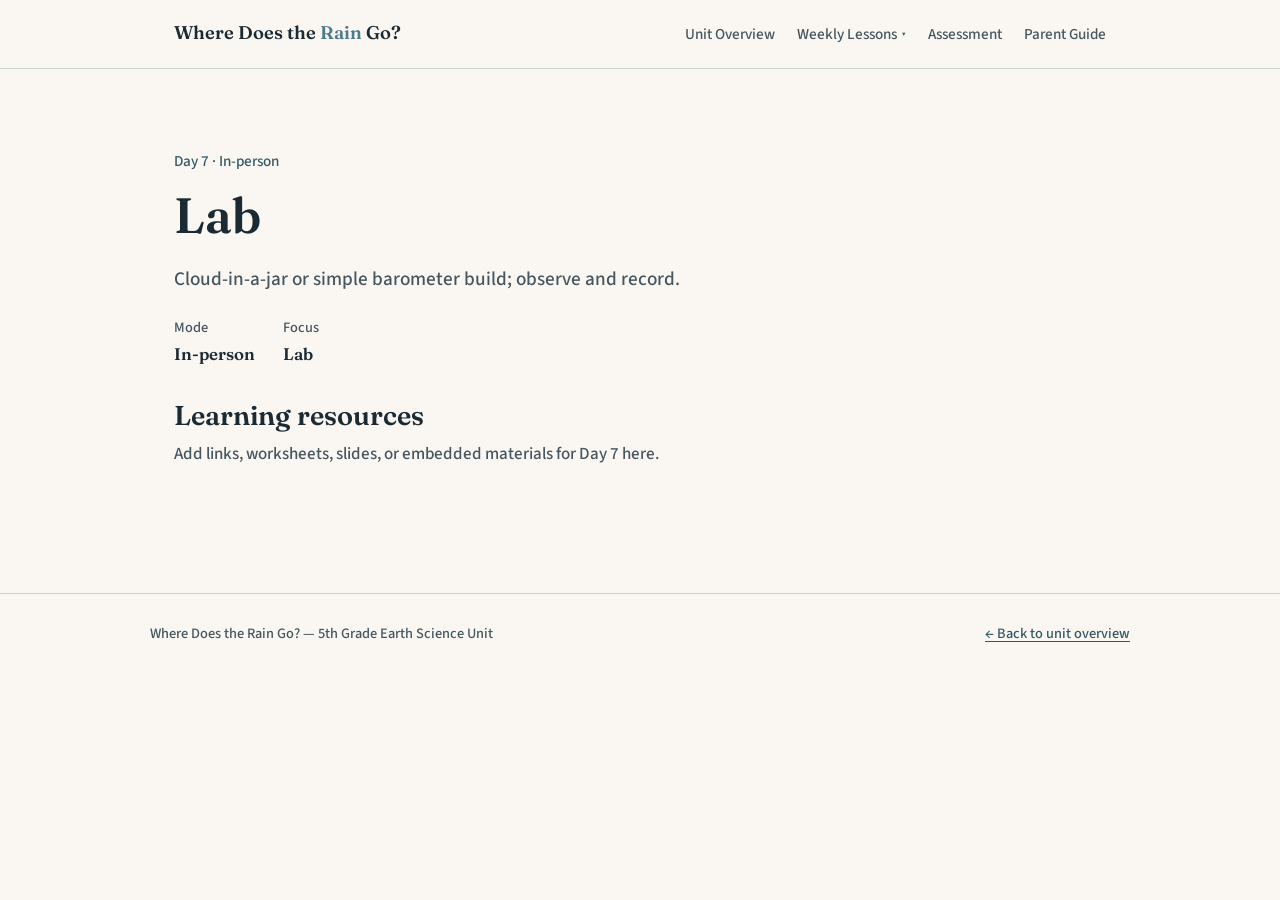
<file: day7-lesson.html>
<!DOCTYPE html>
<html lang="en">
<head>
<meta charset="UTF-8">
<meta name="viewport" content="width=device-width, initial-scale=1.0">
<title>Day 7 · Where Does the Rain Go?</title>
<link rel="stylesheet" href="style.css">
</head>
<body>

<header class="site-header">
  <div class="wrap">
    <a class="mark" href="index.html">Where Does the <span>Rain</span> Go?</a>
    <nav class="site-nav">
      <a href="index.html">Unit Overview</a>
      <details class="nav-dropdown">
        <summary>Weekly Lessons</summary>
        <div class="dropdown-menu">
          <a href="day1-lesson.html">Day 1</a>
          <a href="day2-lesson.html">Day 2</a>
          <a href="day3-lesson.html">Day 3</a>
          <a href="day4-lesson.html">Day 4</a>
          <a href="day5-lesson.html">Day 5</a>
          <a href="day6-lesson.html">Day 6</a>
          <a href="day7-lesson.html" aria-current="page">Day 7</a>
          <a href="day8-lesson.html">Day 8</a>
          <a href="day9-lesson.html">Day 9</a>
          <a href="day10-lesson.html">Day 10</a>
        </div>
      </details>
      <a href="assessment.html">Assessment</a>
      <a href="parent-guide.html">Parent Guide</a>
    </nav>
  </div>
</header>

<main>

  <div class="hero" style="padding-bottom:0;">
    <p class="eyebrow">Day 7 · In-person</p>
    <h1>Lab</h1>
    <p class="lede">Cloud-in-a-jar or simple barometer build; observe and record.</p>
  </div>

  <div class="meta-row">
    <div><span class="k">Mode</span><span class="v">In-person</span></div>
    <div><span class="k">Focus</span><span class="v">Lab</span></div>
  </div>

  <section id="resources">
    <h2>Learning resources</h2>
    <p class="section-lede">Add links, worksheets, slides, or embedded materials for Day 7 here.</p>

    <!--
      Drop resources in below, for example:

      <div class="card-grid">
        <a class="card" href="https://example.com" target="_blank" rel="noopener" style="text-decoration:none;">
          <img class="thumb" src="assets/your-image.jpg" alt="Describe the image">
          <h3>Resource name</h3>
          <p>Short description of what this resource is and how it's used in class.</p>
        </a>
      </div>

      The .thumb class auto-crops any image to a consistent 4:3 size,
      so images of any original size or shape will line up neatly.
    -->

  </section>

</main>

<footer class="site-footer">
  <div class="wrap">
    <span>Where Does the Rain Go? — 5th Grade Earth Science Unit</span>
    <a href="index.html">← Back to unit overview</a>
  </div>
</footer>

</body>
</html>
</file>
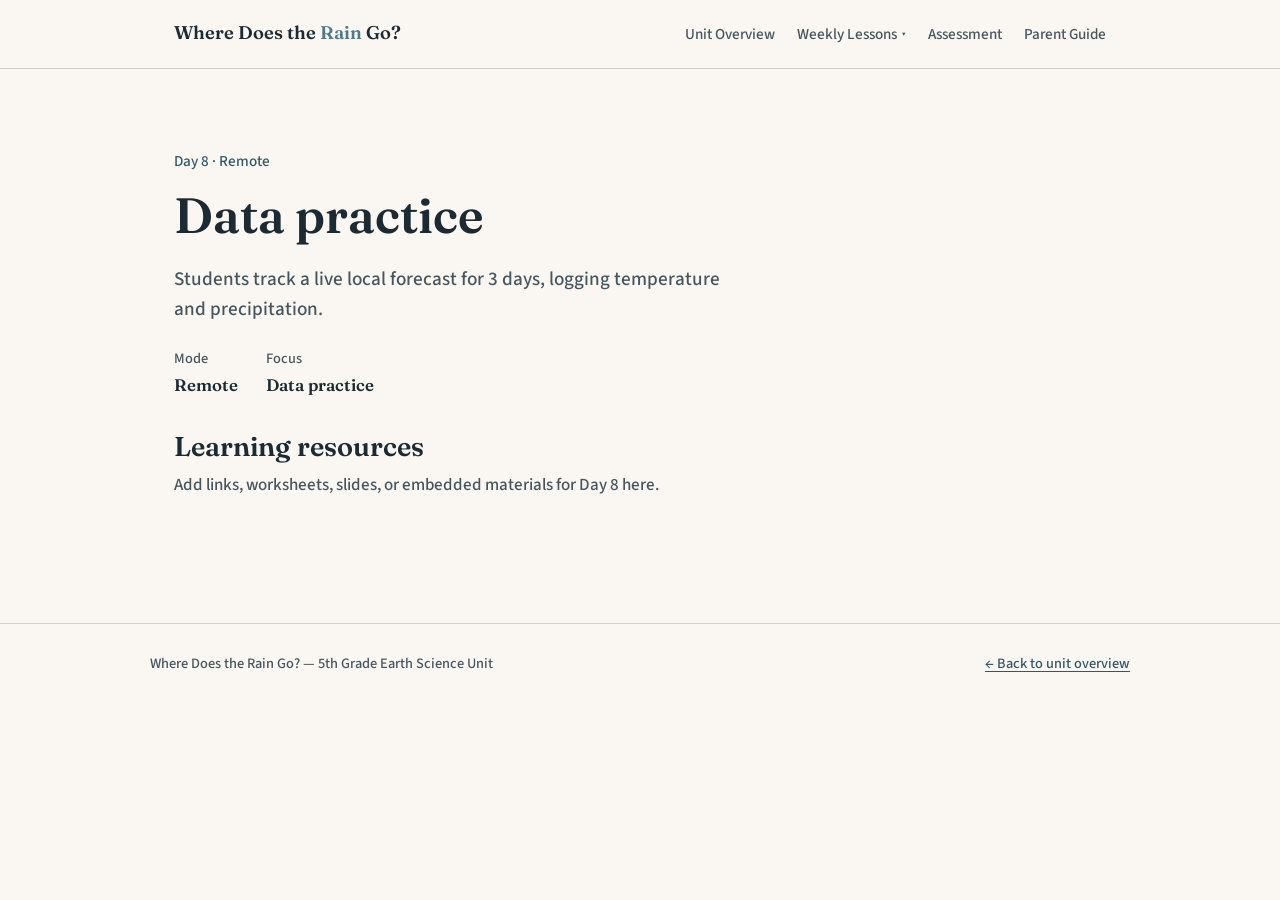
<file: day8-lesson.html>
<!DOCTYPE html>
<html lang="en">
<head>
<meta charset="UTF-8">
<meta name="viewport" content="width=device-width, initial-scale=1.0">
<title>Day 8 · Where Does the Rain Go?</title>
<link rel="stylesheet" href="style.css">
</head>
<body>

<header class="site-header">
  <div class="wrap">
    <a class="mark" href="index.html">Where Does the <span>Rain</span> Go?</a>
    <nav class="site-nav">
      <a href="index.html">Unit Overview</a>
      <details class="nav-dropdown">
        <summary>Weekly Lessons</summary>
        <div class="dropdown-menu">
          <a href="day1-lesson.html">Day 1</a>
          <a href="day2-lesson.html">Day 2</a>
          <a href="day3-lesson.html">Day 3</a>
          <a href="day4-lesson.html">Day 4</a>
          <a href="day5-lesson.html">Day 5</a>
          <a href="day6-lesson.html">Day 6</a>
          <a href="day7-lesson.html">Day 7</a>
          <a href="day8-lesson.html" aria-current="page">Day 8</a>
          <a href="day9-lesson.html">Day 9</a>
          <a href="day10-lesson.html">Day 10</a>
        </div>
      </details>
      <a href="assessment.html">Assessment</a>
      <a href="parent-guide.html">Parent Guide</a>
    </nav>
  </div>
</header>

<main>

  <div class="hero" style="padding-bottom:0;">
    <p class="eyebrow">Day 8 · Remote</p>
    <h1>Data practice</h1>
    <p class="lede">Students track a live local forecast for 3 days, logging temperature and precipitation.</p>
  </div>

  <div class="meta-row">
    <div><span class="k">Mode</span><span class="v">Remote</span></div>
    <div><span class="k">Focus</span><span class="v">Data practice</span></div>
  </div>

  <section id="resources">
    <h2>Learning resources</h2>
    <p class="section-lede">Add links, worksheets, slides, or embedded materials for Day 8 here.</p>

    <!--
      Drop resources in below, for example:

      <div class="card-grid">
        <a class="card" href="https://example.com" target="_blank" rel="noopener" style="text-decoration:none;">
          <img class="thumb" src="assets/your-image.jpg" alt="Describe the image">
          <h3>Resource name</h3>
          <p>Short description of what this resource is and how it's used in class.</p>
        </a>
      </div>

      The .thumb class auto-crops any image to a consistent 4:3 size,
      so images of any original size or shape will line up neatly.
    -->

  </section>

</main>

<footer class="site-footer">
  <div class="wrap">
    <span>Where Does the Rain Go? — 5th Grade Earth Science Unit</span>
    <a href="index.html">← Back to unit overview</a>
  </div>
</footer>

</body>
</html>
</file>
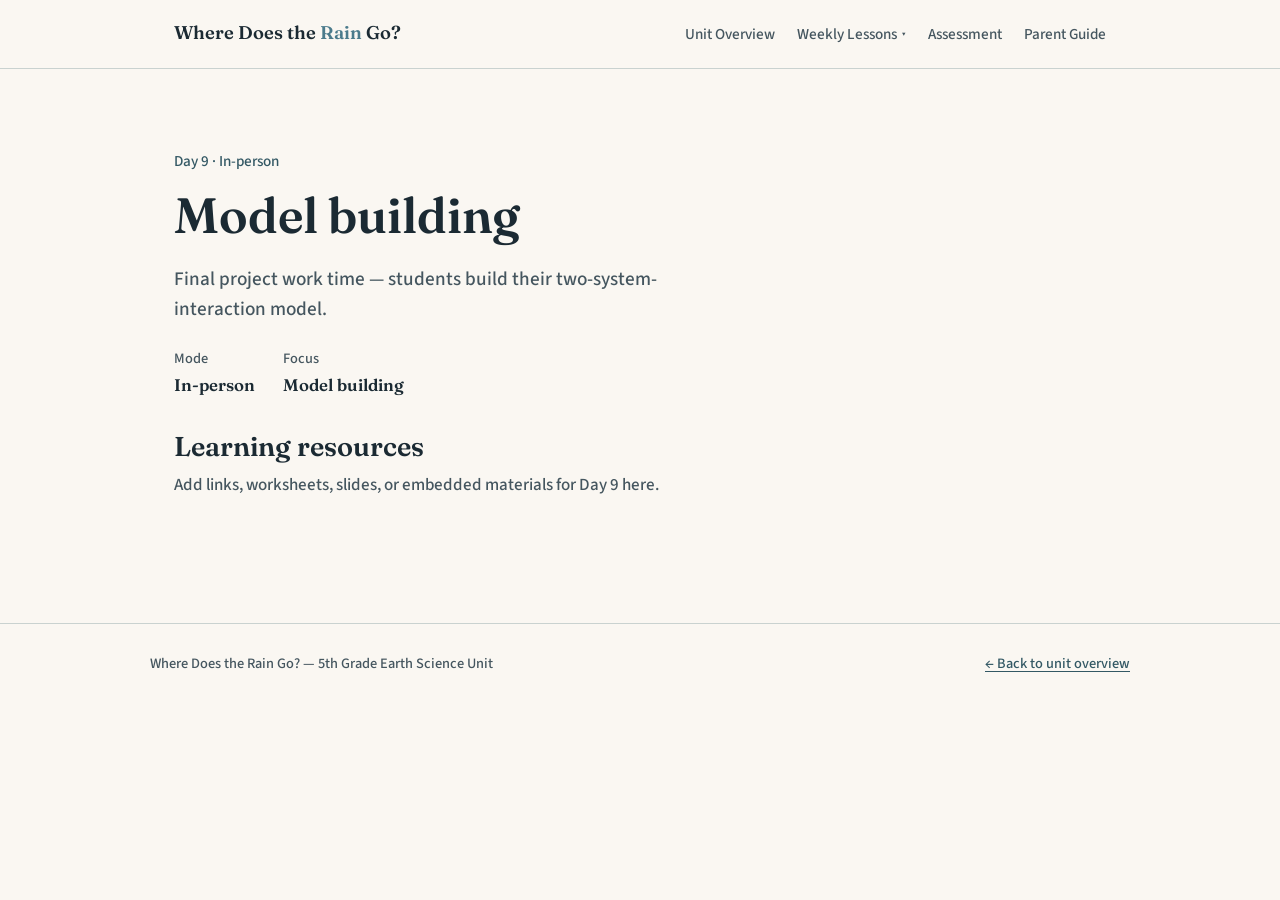
<file: day9-lesson.html>
<!DOCTYPE html>
<html lang="en">
<head>
<meta charset="UTF-8">
<meta name="viewport" content="width=device-width, initial-scale=1.0">
<title>Day 9 · Where Does the Rain Go?</title>
<link rel="stylesheet" href="style.css">
</head>
<body>

<header class="site-header">
  <div class="wrap">
    <a class="mark" href="index.html">Where Does the <span>Rain</span> Go?</a>
    <nav class="site-nav">
      <a href="index.html">Unit Overview</a>
      <details class="nav-dropdown">
        <summary>Weekly Lessons</summary>
        <div class="dropdown-menu">
          <a href="day1-lesson.html">Day 1</a>
          <a href="day2-lesson.html">Day 2</a>
          <a href="day3-lesson.html">Day 3</a>
          <a href="day4-lesson.html">Day 4</a>
          <a href="day5-lesson.html">Day 5</a>
          <a href="day6-lesson.html">Day 6</a>
          <a href="day7-lesson.html">Day 7</a>
          <a href="day8-lesson.html">Day 8</a>
          <a href="day9-lesson.html" aria-current="page">Day 9</a>
          <a href="day10-lesson.html">Day 10</a>
        </div>
      </details>
      <a href="assessment.html">Assessment</a>
      <a href="parent-guide.html">Parent Guide</a>
    </nav>
  </div>
</header>

<main>

  <div class="hero" style="padding-bottom:0;">
    <p class="eyebrow">Day 9 · In-person</p>
    <h1>Model building</h1>
    <p class="lede">Final project work time — students build their two-system-interaction model.</p>
  </div>

  <div class="meta-row">
    <div><span class="k">Mode</span><span class="v">In-person</span></div>
    <div><span class="k">Focus</span><span class="v">Model building</span></div>
  </div>

  <section id="resources">
    <h2>Learning resources</h2>
    <p class="section-lede">Add links, worksheets, slides, or embedded materials for Day 9 here.</p>

    <!--
      Drop resources in below, for example:

      <div class="card-grid">
        <a class="card" href="https://example.com" target="_blank" rel="noopener" style="text-decoration:none;">
          <img class="thumb" src="assets/your-image.jpg" alt="Describe the image">
          <h3>Resource name</h3>
          <p>Short description of what this resource is and how it's used in class.</p>
        </a>
      </div>

      The .thumb class auto-crops any image to a consistent 4:3 size,
      so images of any original size or shape will line up neatly.
    -->

  </section>

</main>

<footer class="site-footer">
  <div class="wrap">
    <span>Where Does the Rain Go? — 5th Grade Earth Science Unit</span>
    <a href="index.html">← Back to unit overview</a>
  </div>
</footer>

</body>
</html>
</file>
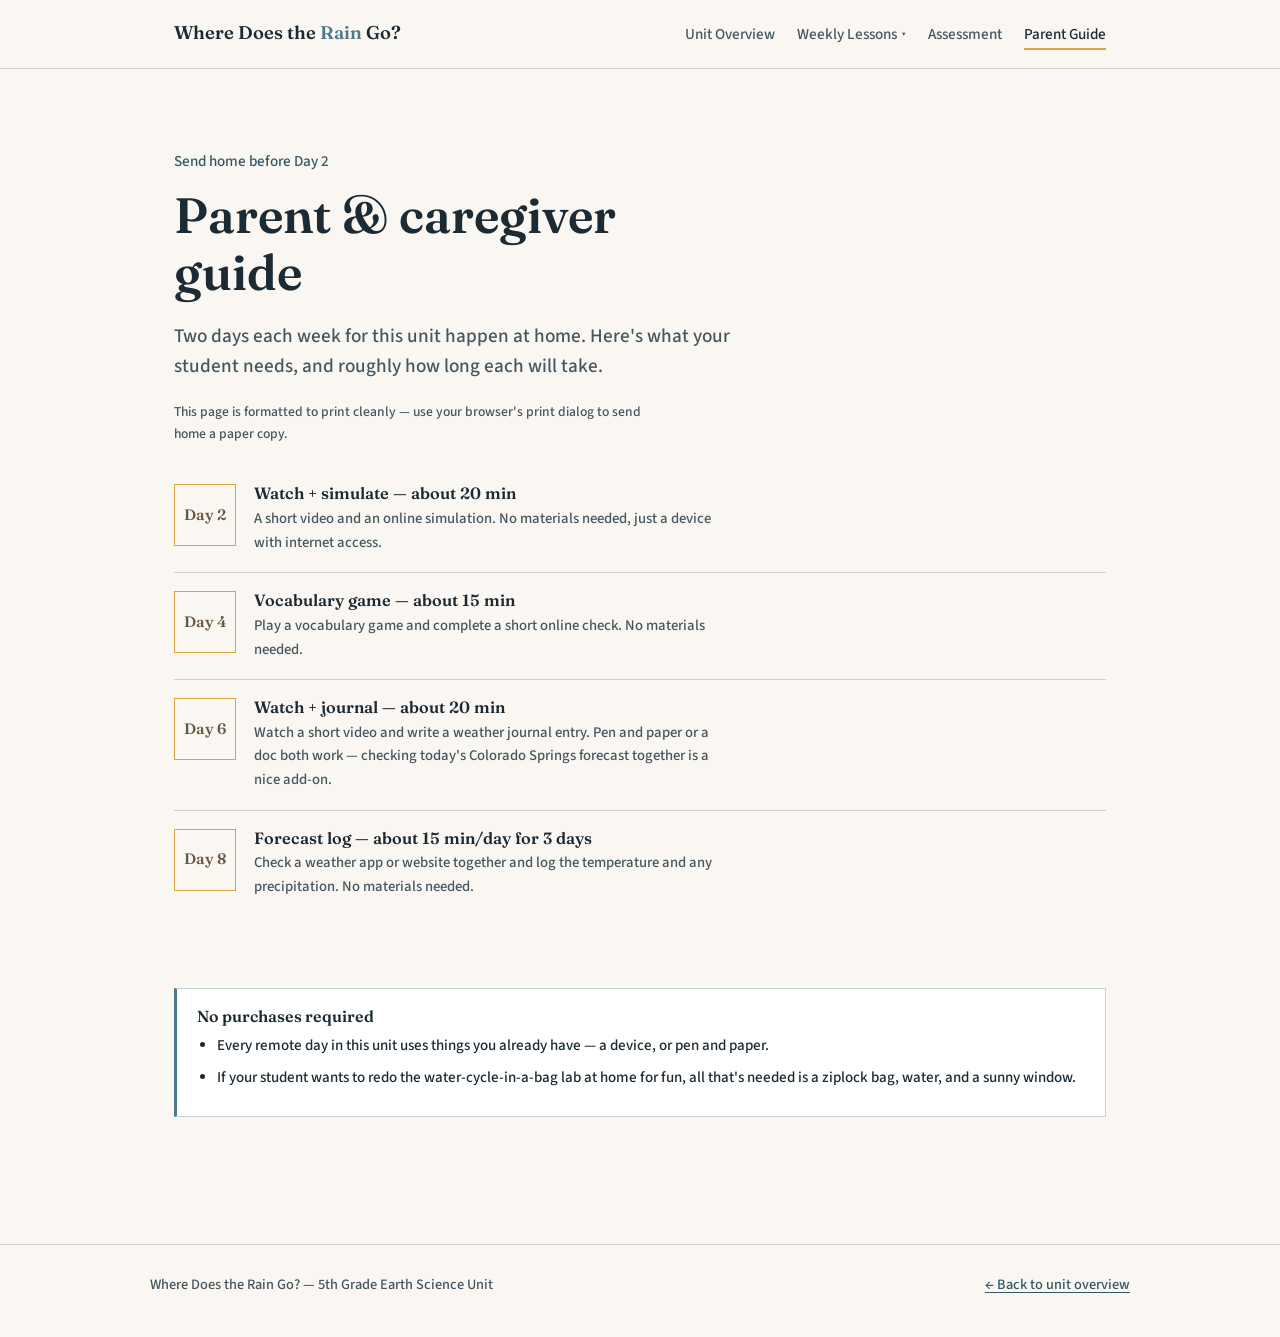
<file: parent-guide.html>
<!DOCTYPE html>
<html lang="en">
<head>
<meta charset="UTF-8">
<meta name="viewport" content="width=device-width, initial-scale=1.0">
<title>Parent Guide · Where Does the Rain Go?</title>
<link rel="stylesheet" href="style.css">
</head>
<body>

<header class="site-header no-print">
  <div class="wrap">
    <a class="mark" href="index.html">Where Does the <span>Rain</span> Go?</a>
    <nav class="site-nav">
      <a href="index.html">Unit Overview</a>
      <details class="nav-dropdown">
        <summary>Weekly Lessons</summary>
        <div class="dropdown-menu">
          <a href="day1-lesson.html">Day 1</a>
          <a href="day2-lesson.html">Day 2</a>
          <a href="day3-lesson.html">Day 3</a>
          <a href="day4-lesson.html">Day 4</a>
          <a href="day5-lesson.html">Day 5</a>
          <a href="day6-lesson.html">Day 6</a>
          <a href="day7-lesson.html">Day 7</a>
          <a href="day8-lesson.html">Day 8</a>
          <a href="day9-lesson.html">Day 9</a>
          <a href="day10-lesson.html">Day 10</a>
        </div>
      </details>
      <a href="assessment.html">Assessment</a>
      <a href="parent-guide.html" aria-current="page">Parent Guide</a>
    </nav>
  </div>
</header>

<main>

  <div class="hero" style="padding-bottom:0;">
    <p class="eyebrow">Send home before Day 2</p>
    <h1>Parent &amp; caregiver guide</h1>
    <p class="lede">Two days each week for this unit happen at home. Here's what your student needs, and roughly how long each will take.</p>
    <p class="print-note no-print">This page is formatted to print cleanly — use your browser's print dialog to send home a paper copy.</p>
  </div>

  <section id="home-days" style="border-top:none; padding-top:8px;">
    <div class="home-day">
      <div class="badge">Day 2</div>
      <div>
        <h3>Watch + simulate — about 20 min</h3>
        <p>A short video and an online simulation. No materials needed, just a device with internet access.</p>
      </div>
    </div>

    <div class="home-day">
      <div class="badge">Day 4</div>
      <div>
        <h3>Vocabulary game — about 15 min</h3>
        <p>Play a vocabulary game and complete a short online check. No materials needed.</p>
      </div>
    </div>

    <div class="home-day">
      <div class="badge">Day 6</div>
      <div>
        <h3>Watch + journal — about 20 min</h3>
        <p>Watch a short video and write a weather journal entry. Pen and paper or a doc both work — checking today's Colorado Springs forecast together is a nice add-on.</p>
      </div>
    </div>

    <div class="home-day" style="border-bottom:none;">
      <div class="badge">Day 8</div>
      <div>
        <h3>Forecast log — about 15 min/day for 3 days</h3>
        <p>Check a weather app or website together and log the temperature and any precipitation. No materials needed.</p>
      </div>
    </div>
  </section>

  <section id="note">
    <div class="callout" style="border-left-color: var(--rain);">
      <h3>No purchases required</h3>
      <ul>
        <li>Every remote day in this unit uses things you already have — a device, or pen and paper.</li>
        <li>If your student wants to redo the water-cycle-in-a-bag lab at home for fun, all that's needed is a ziplock bag, water, and a sunny window.</li>
      </ul>
    </div>
  </section>

</main>

<footer class="site-footer no-print">
  <div class="wrap">
    <span>Where Does the Rain Go? — 5th Grade Earth Science Unit</span>
    <a href="index.html">← Back to unit overview</a>
  </div>
</footer>

</body>
</html>
</file>
<file: style.css>
@import url('https://fonts.googleapis.com/css2?family=Fraunces:opsz,wght@9..144,400;9..144,500;9..144,600;9..144,700&family=Source+Sans+3:wght@400;500;600;700&display=swap');

:root {
  --ink: #1B2A33;
  --ink-soft: #45565f;
  --paper: #FAF7F2;
  --paper-raised: #FFFFFF;
  --rain: #4B7B8C;
  --rain-deep: #335864;
  --sun: #D9A441;
  --soil: #6B5842;
  --line: #C9D2D0;
  --max: 760px;
}

* { box-sizing: border-box; }

html { scroll-behavior: smooth; }

body {
  margin: 0;
  background: var(--paper);
  color: var(--ink);
  font-family: 'Source Sans 3', system-ui, sans-serif;
  font-size: 17px;
  font-weight: 500;
  line-height: 1.6;
  -webkit-font-smoothing: antialiased;
}

h1, h2, h3, .display {
  font-family: 'Fraunces', Georgia, serif;
  font-weight: 600;
  line-height: 1.15;
  color: var(--ink);
  margin: 0 0 0.4em;
}

a { color: var(--rain-deep); text-decoration-thickness: 1px; text-underline-offset: 3px; }
a:hover { color: var(--sun); }
a:focus-visible, button:focus-visible { outline: 2px solid var(--rain); outline-offset: 3px; }

p { max-width: 68ch; }

/* ---- Site chrome ---- */
.site-header {
  border-bottom: 1px solid var(--line);
  background: var(--paper);
  position: sticky;
  top: 0;
  z-index: 10;
}
.site-header .wrap {
  max-width: 980px;
  margin: 0 auto;
  padding: 18px 24px;
  display: flex;
  align-items: baseline;
  justify-content: space-between;
  gap: 24px;
  flex-wrap: wrap;
}
.site-header .mark {
  font-family: 'Fraunces', serif;
  font-weight: 600;
  font-size: 1.15rem;
  color: var(--ink);
  text-decoration: none;
}
.site-header .mark:hover { color: var(--ink); }
.site-header .mark span { color: var(--rain); }
.site-nav { display: flex; gap: 22px; flex-wrap: wrap; }
.site-nav a {
  font-size: 0.95rem;
  color: var(--ink-soft);
  text-decoration: none;
  border-bottom: 2px solid transparent;
  padding-bottom: 2px;
}
.site-nav a:hover, .site-nav a[aria-current="page"] {
  color: var(--ink);
  border-bottom-color: var(--sun);
}

.nav-dropdown {
  position: relative;
}
.nav-dropdown summary {
  font-size: 0.95rem;
  color: var(--ink-soft);
  cursor: pointer;
  list-style: none;
  border-bottom: 2px solid transparent;
  padding-bottom: 2px;
  display: flex;
  align-items: center;
  gap: 5px;
}
.nav-dropdown summary::-webkit-details-marker { display: none; }
.nav-dropdown summary::after {
  content: "▾";
  font-size: 0.7rem;
  color: var(--ink-soft);
}
.nav-dropdown:hover summary,
.nav-dropdown[open] summary {
  color: var(--ink);
  border-bottom-color: var(--sun);
}
.nav-dropdown .dropdown-menu {
  position: absolute;
  top: calc(100% + 10px);
  left: 0;
  background: var(--paper-raised);
  border: 1px solid var(--line);
  min-width: 180px;
  padding: 8px 0;
  box-shadow: 0 6px 18px rgba(27,42,51,0.12);
  z-index: 20;
}
.nav-dropdown .dropdown-menu a {
  display: block;
  padding: 8px 16px;
  font-size: 0.9rem;
  color: var(--ink-soft);
  text-decoration: none;
  border-bottom: none;
}
.nav-dropdown .dropdown-menu a:hover,
.nav-dropdown .dropdown-menu a[aria-current="page"] {
  color: var(--ink);
  background: var(--paper);
}

main { max-width: 980px; margin: 0 auto; padding: 0 24px; }

.site-footer {
  border-top: 1px solid var(--line);
  margin-top: 80px;
  padding: 28px 24px 40px;
}
.site-footer .wrap {
  max-width: 980px;
  margin: 0 auto;
  display: flex;
  justify-content: space-between;
  gap: 16px;
  flex-wrap: wrap;
  font-size: 0.9rem;
  color: var(--ink-soft);
}

/* ---- Hero ---- */
.hero {
  padding: 64px 0 40px;
  max-width: var(--max);
}
.hero .eyebrow {
  color: var(--rain-deep);
  font-size: 0.95rem;
  margin-bottom: 14px;
}
.hero h1 {
  font-size: clamp(2.1rem, 4.5vw, 3.1rem);
  max-width: 14ch;
}
.hero .lede {
  font-size: 1.2rem;
  color: var(--ink-soft);
  max-width: 56ch;
  margin-top: 18px;
}
.standard {
  margin-top: 28px;
  padding: 16px 20px;
  background: var(--paper-raised);
  border-left: 3px solid var(--rain);
  max-width: 60ch;
  font-size: 0.98rem;
  color: var(--ink-soft);
}
.standard strong { color: var(--ink); }

/* ---- Rain scene banner ---- */
.hero + .rain-scene {
  margin-top: -28px;
}
.hero-flex {
  display: flex;
  flex-direction: column;
  gap: 20px;
  max-width: 980px;
  margin-top: -28px;
}
.hero-flex .rain-scene {
  max-width: 380px;
  margin: 0;
}
.hero-flex .focus-content {
  padding-top: 6px;
}
.hero-flex .focus-content > *:last-child {
  margin-bottom: 0;
}
.rain-scene {
  position: relative;
  width: 100%;
  max-width: var(--max);
  aspect-ratio: 16 / 9;
  overflow: hidden;
  margin: 0 0 12px;
  background: #1B2A33;
}
.rain-scene img {
  position: absolute;
  inset: 0;
  width: 100%;
  height: 100%;
  object-fit: cover;
  display: block;
}
.rain-scene .drops {
  position: absolute;
  inset: 0;
  pointer-events: none;
}
.rain-scene .drop {
  position: absolute;
  top: -10%;
  width: 2px;
  height: 40px;
  background: linear-gradient(to bottom, rgba(255,255,255,0), rgba(255,255,255,0.75));
  animation-name: fall;
  animation-timing-function: linear;
  animation-iteration-count: infinite;
}
@keyframes fall {
  0%   { transform: translateY(-10%); opacity: 0; }
  10%  { opacity: 1; }
  100% { transform: translateY(650%); opacity: 0.4; }
}
.scene-credit {
  font-size: 0.75rem;
  color: var(--ink-soft);
  margin: 0 0 1.6em;
}
.scene-credit a { color: var(--ink-soft); }

@media (prefers-reduced-motion: reduce) {
  .rain-scene .drop { animation: none; opacity: 0; }
}

/* ---- Section ---- */
section { padding: 24px 0; }
section h2 { font-size: 1.7rem; margin-bottom: 0.6em; }
.section-lede {
  color: var(--ink-soft);
  max-width: 80ch; /* was 60ch */
  margin-top: -0.4em;
  margin-bottom: 1.2em;
}
@media (max-width: 600px) {
  section {
    padding: 20px 16px;
    margin: 0;
  }
  .hero {
    padding: 32px 0 20px;
  }
  .weeks {
    gap: 16px;
  }
}
/* ---- Toolkit strip ---- */
.toolkit {
  display: flex;
  align-items: center;
  gap: 16px;
  padding: 18px 22px;
  background: var(--paper-raised);
  border: 1px solid var(--line);
  max-width: 62ch;
  flex-wrap: wrap;
}
.toolkit .label { font-size: 0.85rem; color: var(--ink-soft); }
.toolkit strong { font-family: 'Fraunces', serif; font-weight: 600; }

/* ---- Two-week schedule strip ---- */
.weeks { display: flex; flex-direction: column; gap: 28px; }
.week-label {
  font-family: 'Fraunces', serif;
  font-size: 0.95rem;
  color: var(--rain-deep);
  margin-bottom: 10px;
}
.week-row {
  display: grid;
  grid-template-columns: repeat(5, 1fr);
  gap: 10px;
}
.day-card {
  border: 1px solid var(--line);
  background: var(--paper-raised);
  padding: 14px 12px;
  min-height: 148px;
  display: flex;
  flex-direction: column;
  gap: 8px;
  position: relative;
}
.day-card.in-person { border-top: 5px solid var(--rain); }
.day-card.remote { border-top: 5px solid var(--sun); }
.day-num {
  font-family: 'Fraunces', serif;
  font-size: 1.3rem;
  font-weight: 600;
}
.day-mode {
  font-size: 0.72rem;
  color: var(--ink-soft);
  text-transform: none;
}
.day-focus { font-size: 0.82rem; font-weight: 600; }
.day-activity { font-size: 0.8rem; color: var(--ink-soft); line-height: 1.45; }
.day-card a.day-link {
  margin-top: auto;
  font-size: 0.78rem;
  text-decoration: none;
  color: var(--rain-deep);
  border-bottom: 1px solid var(--rain);
  width: fit-content;
}
.legend { display: flex; gap: 22px; margin-top: 16px; font-size: 0.85rem; color: var(--ink-soft); }
.legend span { display: inline-flex; align-items: center; gap: 7px; }
.legend .swatch { width: 12px; height: 12px; display: inline-block; }
.legend .swatch.in-person { background: var(--rain); }
.legend .swatch.remote { background: var(--sun); }

@media (max-width: 760px) {
  .week-row { grid-template-columns: 1fr 1fr; }
}
@media (max-width: 460px) {
  .week-row { grid-template-columns: 1fr; }
}

/* ---- Cards / grid ---- */
.card {
  display: block;
  padding: 16px;
  border: 1px solid var(--border-color, #ddd);
  border-radius: 8px;
  background: var(--card-bg, #fff);
}
.card-grid {
  display: grid;
  grid-template-columns: repeat(4, 1fr);
  gap: 20px;
}

@media (max-width: 900px) {
  .card-grid {
    grid-template-columns: repeat(2, 1fr);
  }
}

@media (max-width: 500px) {
  .card-grid {
    grid-template-columns: 1fr;
  }
}

/* ---- Video embed ---- */
.video-embed {
  position: relative;
  width: 100%;
  max-width: 560px;
  aspect-ratio: 16 / 9;
}
.video-embed iframe {
  position: absolute;
  inset: 0;
  width: 100%;
  height: 100%;
  border: 0;
}

/* ---- Tables ---- */
table { width: 100%; border-collapse: collapse; margin: 1.2em 0; }
th, td {
  text-align: left;
  padding: 10px 12px;
  border-bottom: 1px solid var(--line);
  font-size: 0.94rem;
  vertical-align: top;
}
th { font-family: 'Fraunces', serif; font-weight: 600; color: var(--ink); background: transparent; border-bottom: 2px solid var(--ink); }
tbody tr:hover { background: rgba(75,123,140,0.06); }

/* ---- Lesson plan specifics ---- */
.meta-row { display: flex; gap: 28px; flex-wrap: wrap; margin: 22px 0 8px; }
.meta-row div { font-size: 0.9rem; }
.meta-row .k { color: var(--ink-soft); display: block; margin-bottom: 2px; }
.meta-row .v { font-family: 'Fraunces', serif; font-weight: 600; font-size: 1.05rem; }

.timing-list { list-style: none; margin: 0; padding: 0; }
.timing-list li {
  display: grid;
  grid-template-columns: 74px 1fr;
  gap: 16px;
  padding: 12px 0;
  border-bottom: 1px solid var(--line);
}
.timing-list .time { color: var(--rain-deep); font-weight: 600; font-size: 0.88rem; }

.steps { padding-left: 0; list-style: none; counter-reset: step; }
.steps li {
  counter-increment: step;
  position: relative;
  padding-left: 42px;
  margin-bottom: 18px;
}
.steps li::before {
  content: counter(step);
  position: absolute;
  left: 0; top: 0;
  width: 28px; height: 28px;
  border: 1px solid var(--rain);
  color: var(--rain-deep);
  font-family: 'Fraunces', serif;
  font-weight: 600;
  font-size: 0.9rem;
  display: flex; align-items: center; justify-content: center;
}
.steps strong { color: var(--ink); }

.callout {
  background: var(--paper-raised);
  border: 1px solid var(--line);
  border-left: 3px solid var(--soil);
  padding: 18px 20px;
  margin: 1.4em 0;
}
.callout h3 { font-size: 1rem; margin-bottom: 0.5em; }
.callout ul { margin: 0; padding-left: 20px; font-size: 0.94rem; }
.callout li { margin-bottom: 8px; }

/* ---- Rubric ---- */
.rubric-table th, .rubric-table td { font-size: 0.88rem; }
.rubric-table th.score { text-align: center; }
.rubric-table td.score-cell { text-align: left; }
.score-pill {
  display: inline-block;
  font-size: 0.72rem;
  font-weight: 600;
  color: var(--rain-deep);
  margin-bottom: 4px;
}

/* ---- Parent guide ---- */
.home-day {
  display: flex;
  gap: 18px;
  padding: 18px 0;
  border-bottom: 1px solid var(--line);
}
.home-day .badge {
  flex: 0 0 auto;
  width: 62px; height: 62px;
  border: 1px solid var(--sun);
  color: var(--soil);
  display: flex; align-items: center; justify-content: center;
  font-family: 'Fraunces', serif;
  font-weight: 600;
  font-size: 0.95rem;
  text-align: center;
  line-height: 1.1;
}
.home-day h3 { font-size: 1.02rem; margin-bottom: 4px; }
.home-day p { font-size: 0.92rem; color: var(--ink-soft); margin: 0; }

.print-note { font-size: 0.85rem; color: var(--ink-soft); margin-top: 6px; }

@media print {
  .site-header, .site-footer, .no-print { display: none !important; }
  body { background: #fff; }
  a { color: inherit; text-decoration: none; }
}
</file>
